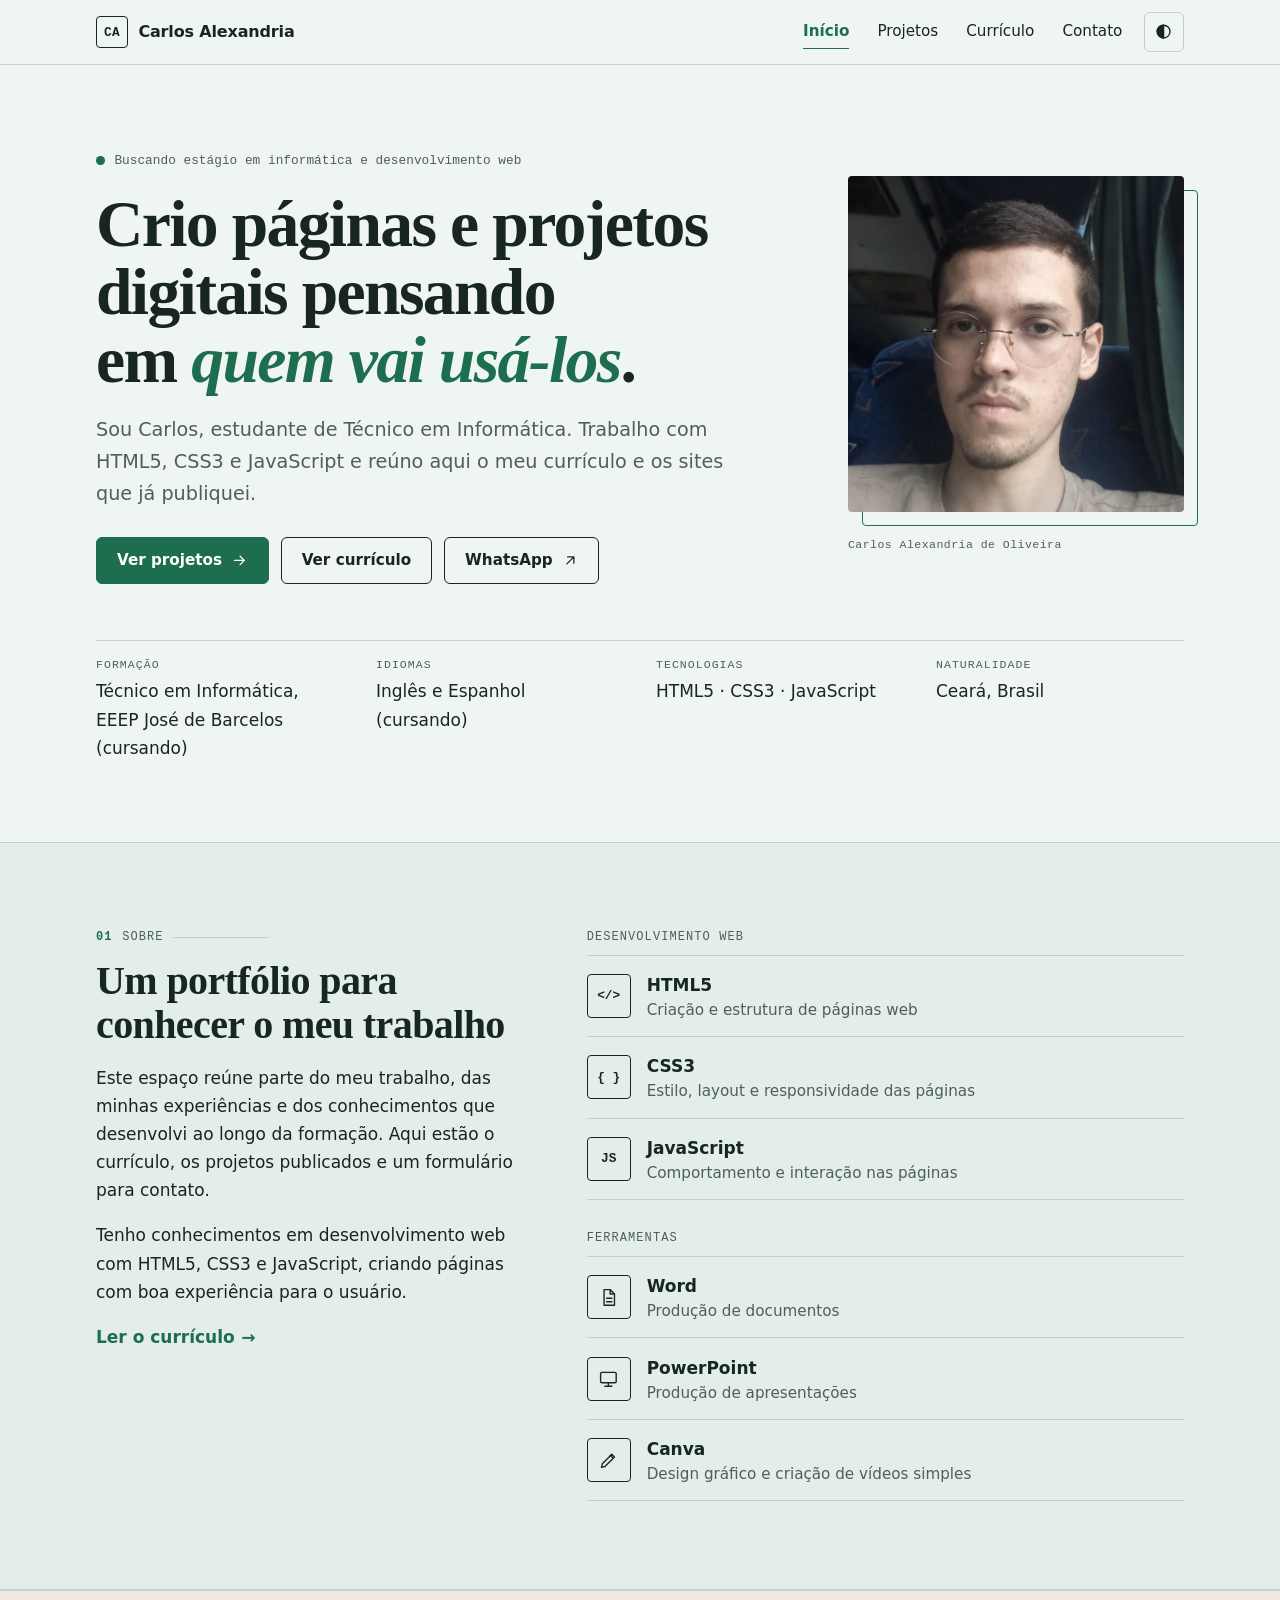
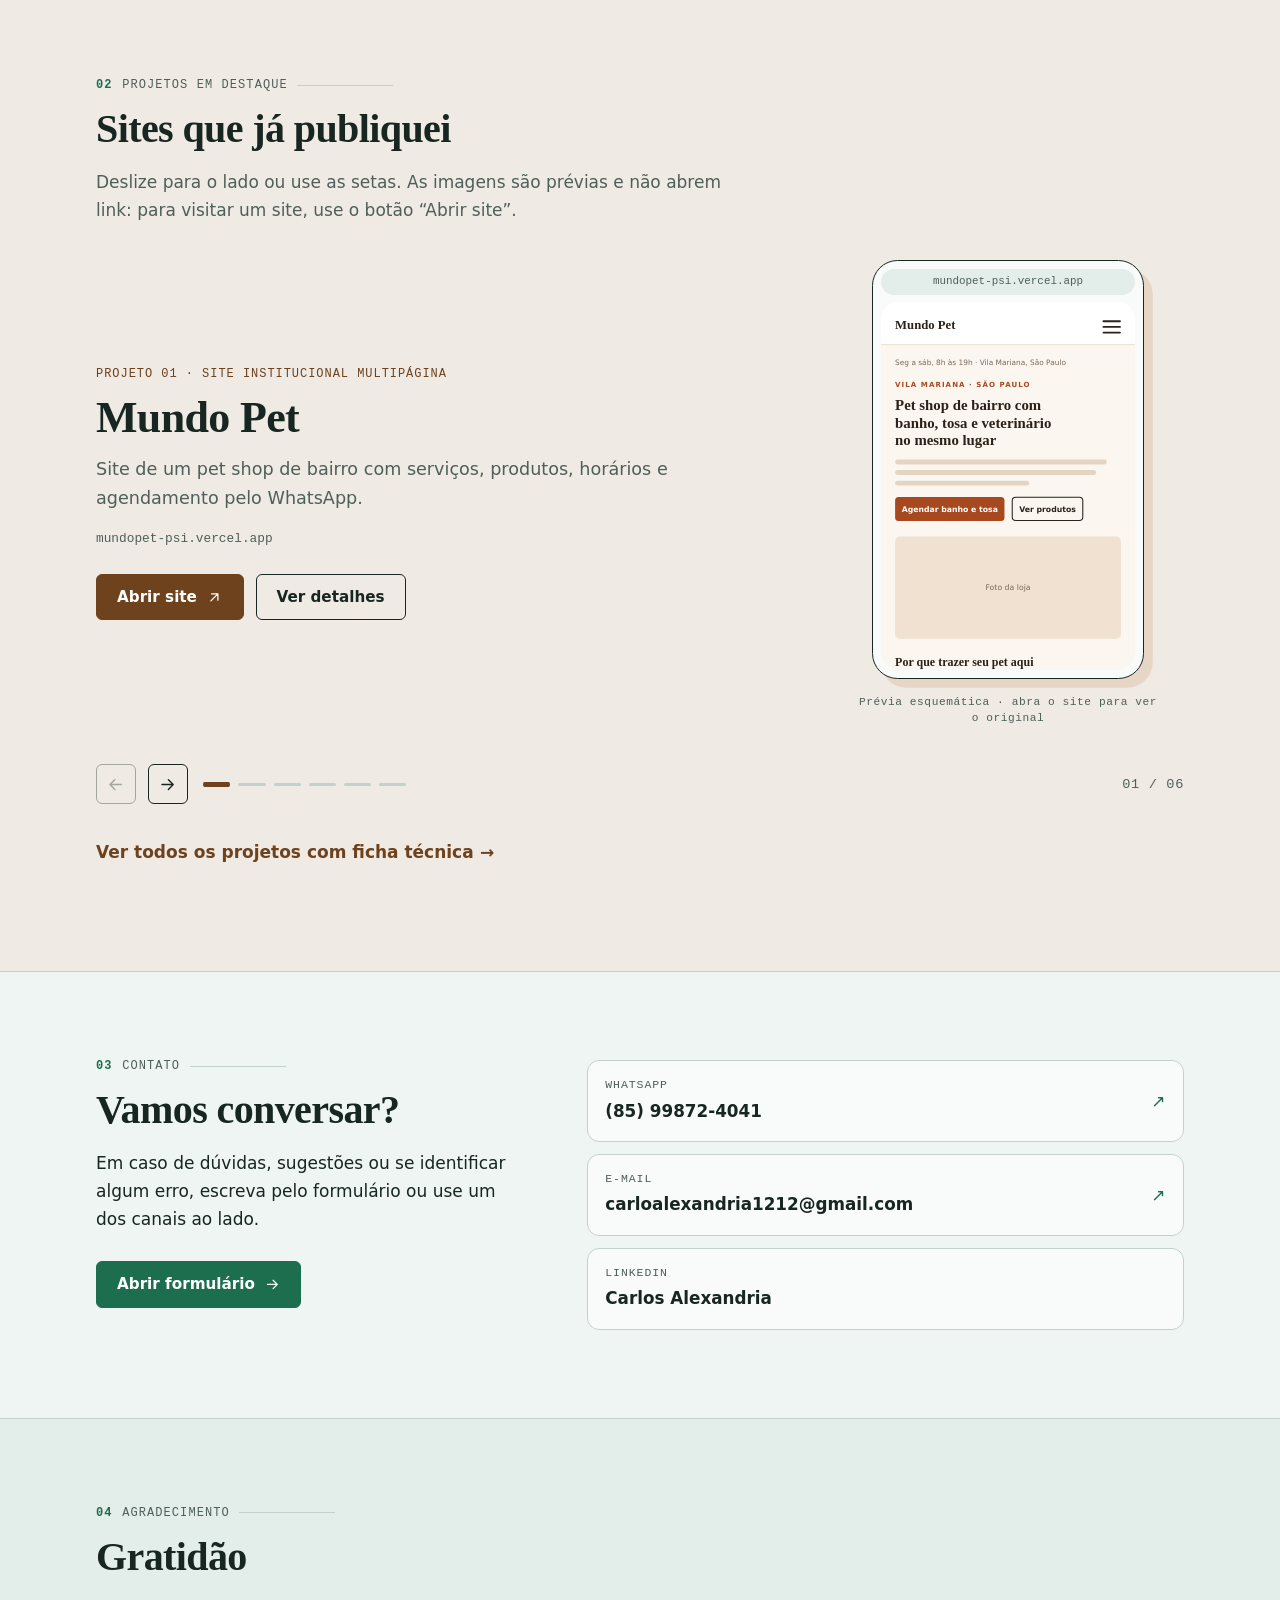
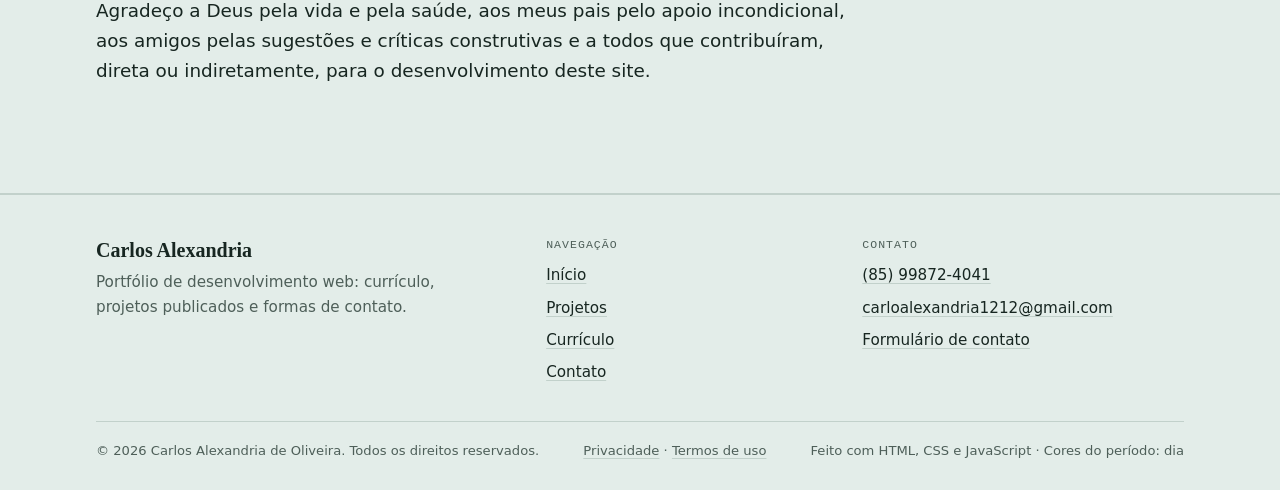
<file: index.html>
<!DOCTYPE html>
<html lang="pt-BR">
<head>
<meta charset="utf-8">
<meta name="viewport" content="width=device-width, initial-scale=1">
<title>Carlos Alexandria · Portfólio de desenvolvimento web</title>
<meta name="description" content="Portfólio de Carlos Alexandria, estudante de Técnico em Informática em busca de estágio em informática e desenvolvimento web. Currículo, projetos e contato.">
<meta name="theme-color" content="#f1f3f0">
<meta property="og:type" content="website">
<meta property="og:locale" content="pt_BR">
<meta property="og:title" content="Carlos Alexandria · Portfólio de desenvolvimento web">
<meta property="og:description" content="Portfólio de Carlos Alexandria, estudante de Técnico em Informática em busca de estágio em informática e desenvolvimento web. Currículo, projetos e contato.">
<link rel="icon" href="favicon.svg" type="image/svg+xml">
<link rel="stylesheet" href="tokens.css">
<link rel="stylesheet" href="estilo.css">
<link rel="stylesheet" href="impressao.css" media="print">
<script>
(function(){var d=document.documentElement;d.classList.add('js');try{var h=new Date().getHours();d.dataset.fase=h>=5&&h<11?'manha':h>=11&&h<16?'dia':h>=16&&h<19?'tarde':'noite';var t=localStorage.getItem('tema');if(t!=='claro'&&t!=='escuro')t='auto';d.dataset.tema=t;d.dataset.scheme=(t==='escuro'||(t==='auto'&&matchMedia('(prefers-color-scheme: dark)').matches))?'dark':'light';}catch(e){d.dataset.fase='dia';d.dataset.scheme='light';d.dataset.tema='auto';}})();
</script>
<script type="application/ld+json">
{"@context":"https://schema.org","@type":"Person","name":"Carlos Eduardo Alexandria de Oliveira","description":"Estudante de Técnico em Informática em busca de estágio em informática e desenvolvimento web.","sameAs":["https://www.youtube.com/@deslinguistimificando","https://www.instagram.com/carlosalexandria"]}
</script>
</head>
<body data-pagina="inicio">
<a class="skip-link" href="#conteudo">Pular para o conteúdo</a>
<div class="progresso" aria-hidden="true"></div>
<header class="topo">
  <div class="topo__in">
    <a class="marca" href="index.html" aria-label="Carlos Alexandria, página inicial">
      <span class="marca__sigla" aria-hidden="true">CA</span>
      <span class="marca__nome">Carlos Alexandria</span>
    </a>
    <button class="btn-icone menu-btn" id="menu-btn" type="button" aria-expanded="false" aria-controls="menu" aria-label="Abrir menu"><span class="menu-btn__barras" aria-hidden="true"></span></button>
    <nav class="nav" id="menu" aria-label="Principal">
      <ul><li><a href="index.html" data-pagina="inicio">Início</a></li><li><a href="projetos.html" data-pagina="projetos">Projetos</a></li><li><a href="curriculo.html" data-pagina="curriculo">Currículo</a></li><li><a href="contato.html" data-pagina="contato">Contato</a></li></ul>
    </nav>
    <button class="btn-icone tema-btn" id="tema-btn" type="button" aria-label="Tema: automático. Clique para alternar." title="Tema: automático. Clique para alternar."><svg class="i i-auto" viewBox="0 0 24 24" fill="none" stroke="currentColor" stroke-width="1.7" stroke-linecap="round" stroke-linejoin="round" aria-hidden="true"><circle cx="12" cy="12" r="8"/><path d="M12 4a8 8 0 0 0 0 16z" fill="currentColor"/></svg><svg class="i i-claro" viewBox="0 0 24 24" fill="none" stroke="currentColor" stroke-width="1.7" stroke-linecap="round" stroke-linejoin="round" aria-hidden="true"><circle cx="12" cy="12" r="4"/><path d="M12 3v2M12 19v2M3 12h2M19 12h2M5.6 5.6 7 7M17 17l1.4 1.4M5.6 18.4 7 17M17 7l1.4-1.4"/></svg><svg class="i i-escuro" viewBox="0 0 24 24" fill="none" stroke="currentColor" stroke-width="1.7" stroke-linecap="round" stroke-linejoin="round" aria-hidden="true"><path d="M20 14.5A8 8 0 1 1 9.5 4a6.5 6.5 0 0 0 10.5 10.5z"/></svg></button>
  </div>
</header>
<main id="conteudo">
<section class="hero">
  <div class="container">
    <div class="hero__grade">
      <div>
        <p class="hero__status" data-revelar>Buscando estágio em informática e desenvolvimento web</p>
        <h1 data-revelar="1">Crio páginas e projetos digitais pensando em <em>quem vai usá-los</em>.</h1>
        <p class="hero__lead" data-revelar="2">Sou Carlos, estudante de Técnico em Informática. Trabalho com HTML5, CSS3 e JavaScript e reúno aqui o meu currículo e os sites que já publiquei.</p>
        <div class="acoes" data-revelar="3">
          <a class="btn" href="projetos.html">Ver projetos <svg viewBox="0 0 24 24" fill="none" stroke="currentColor" stroke-width="1.8" stroke-linecap="round" stroke-linejoin="round" aria-hidden="true"><path d="M5 12h14M13 6l6 6-6 6"/></svg></a>
          <a class="btn btn--sec" href="curriculo.html">Ver currículo</a>
          <a class="btn btn--sec" href="https://wa.me/5585998724041?text=Ol%C3%A1%2C%20Carlos%21%20Vi%20o%20seu%20portf%C3%B3lio%20e%20gostaria%20de%20conversar." data-href="whatsapp">WhatsApp <svg class="seta" viewBox="0 0 24 24" fill="none" stroke="currentColor" stroke-width="1.8" stroke-linecap="round" stroke-linejoin="round" aria-hidden="true"><path d="M7 17 17 7M8 7h9v9"/></svg><span class="sr-only"> (abre em nova aba)</span></a>
        </div>
      </div>
      <figure class="retrato" data-revelar="2">
        <div class="retrato__foto"><img src="carlos.webp" width="720" height="720" alt="Retrato de Carlos Alexandria" decoding="async"></div>
        <figcaption>Carlos Alexandria de Oliveira</figcaption>
      </figure>
    </div>
    <dl class="dados" data-revelar>
      <div><dt>Formação</dt><dd>Técnico em Informática, EEEP José de Barcelos (cursando)</dd></div>
      <div><dt>Idiomas</dt><dd>Inglês e Espanhol (cursando)</dd></div>
      <div><dt>Tecnologias</dt><dd>HTML5 · CSS3 · JavaScript</dd></div>
      <div><dt>Naturalidade</dt><dd>Ceará, Brasil</dd></div>
    </dl>
  </div>
</section>

<section class="secao secao--alt" aria-labelledby="t-sobre">
  <div class="container duas-colunas">
    <div data-revelar>
      <p class="rotulo"><b>01</b> Sobre</p>
      <h2 class="secao__titulo" id="t-sobre">Um portfólio para conhecer o meu trabalho</h2>
      <p>Este espaço reúne parte do meu trabalho, das minhas experiências e dos conhecimentos que desenvolvi ao longo da formação. Aqui estão o currículo, os projetos publicados e um formulário para contato.</p>
      <p>Tenho conhecimentos em desenvolvimento web com HTML5, CSS3 e JavaScript, criando páginas com boa experiência para o usuário.</p>
      <p><a class="link-seta" href="curriculo.html">Ler o currículo</a></p>
    </div>
    <div data-revelar="2">
      <p class="tec-grupo">Desenvolvimento web</p>
      <ul class="tec">
        <li><span class="tec__ico" aria-hidden="true">&lt;/&gt;</span><span><span class="tec__nome">HTML5</span><span class="tec__uso">Criação e estrutura de páginas web</span></span></li>
        <li><span class="tec__ico" aria-hidden="true">{&nbsp;}</span><span><span class="tec__nome">CSS3</span><span class="tec__uso">Estilo, layout e responsividade das páginas</span></span></li>
        <li><span class="tec__ico" aria-hidden="true">JS</span><span><span class="tec__nome">JavaScript</span><span class="tec__uso">Comportamento e interação nas páginas</span></span></li>
      </ul>
      <p class="tec-grupo">Ferramentas</p>
      <ul class="tec">
        <li><span class="tec__ico" aria-hidden="true"><svg viewBox="0 0 24 24" fill="none" stroke="currentColor" stroke-width="1.6" stroke-linecap="round" stroke-linejoin="round" aria-hidden="true"><path d="M7 3h7l5 5v13H7z"/><path d="M14 3v5h5M10 13h6M10 17h6"/></svg></span><span><span class="tec__nome">Word</span><span class="tec__uso">Produção de documentos</span></span></li>
        <li><span class="tec__ico" aria-hidden="true"><svg viewBox="0 0 24 24" fill="none" stroke="currentColor" stroke-width="1.6" stroke-linecap="round" stroke-linejoin="round" aria-hidden="true"><rect x="3" y="5" width="18" height="12" rx="1.5"/><path d="M12 17v4M8 21h8"/></svg></span><span><span class="tec__nome">PowerPoint</span><span class="tec__uso">Produção de apresentações</span></span></li>
        <li><span class="tec__ico" aria-hidden="true"><svg viewBox="0 0 24 24" fill="none" stroke="currentColor" stroke-width="1.6" stroke-linecap="round" stroke-linejoin="round" aria-hidden="true"><path d="M4 20l4-1 11-11-3-3L5 16z"/><path d="M14 6l3 3"/></svg></span><span><span class="tec__nome">Canva</span><span class="tec__uso">Design gráfico e criação de vídeos simples</span></span></li>
      </ul>
    </div>
  </div>
</section>

<section class="destaques secao" id="projetos-destaque" aria-labelledby="t-destaques">
  <div class="container">
    <p class="rotulo" data-revelar><b>02</b> Projetos em destaque</p>
    <h2 class="secao__titulo" id="t-destaques" data-revelar="1">Sites que já publiquei</h2>
    <p class="secao__intro" data-revelar="2">Deslize para o lado ou use as setas. As imagens são prévias e não abrem link: para visitar um site, use o botão “Abrir site”.</p>
    <div class="slider" data-slider style="margin-top:2.25rem">
      <div class="slider__pista" tabindex="0" role="region" aria-roledescription="carrossel" aria-label="Projetos em destaque"></div>
      <div class="slider__controles">
        <button class="btn-icone slider__btn" type="button" data-ant aria-label="Projeto anterior"><svg viewBox="0 0 24 24" fill="none" stroke="currentColor" stroke-width="1.8" stroke-linecap="round" stroke-linejoin="round" aria-hidden="true"><path d="M19 12H5M11 6l-6 6 6 6"/></svg></button>
        <button class="btn-icone slider__btn" type="button" data-prox aria-label="Próximo projeto"><svg viewBox="0 0 24 24" fill="none" stroke="currentColor" stroke-width="1.8" stroke-linecap="round" stroke-linejoin="round" aria-hidden="true"><path d="M5 12h14M13 6l6 6-6 6"/></svg></button>
        <div class="slider__pontos"></div>
        <span class="slider__contador" aria-live="polite"></span>
      </div>
    </div>
    <noscript><p>Ative o JavaScript para ver os slides ou acesse a <a href="projetos.html">página de projetos</a>.</p></noscript>
    <p style="margin-top:2rem"><a class="link-seta" href="projetos.html">Ver todos os projetos com ficha técnica</a></p>
  </div>
</section>

<section class="secao" aria-labelledby="t-contato">
  <div class="container duas-colunas">
    <div data-revelar>
      <p class="rotulo"><b>03</b> Contato</p>
      <h2 class="secao__titulo" id="t-contato">Vamos conversar?</h2>
      <p>Em caso de dúvidas, sugestões ou se identificar algum erro, escreva pelo formulário ou use um dos canais ao lado.</p>
      <div class="acoes"><a class="btn" href="contato.html">Abrir formulário <svg viewBox="0 0 24 24" fill="none" stroke="currentColor" stroke-width="1.8" stroke-linecap="round" stroke-linejoin="round" aria-hidden="true"><path d="M5 12h14M13 6l6 6-6 6"/></svg></a></div>
    </div>
    <ul class="canais" data-revelar="2">
      <li><a class="canal" href="https://wa.me/5585998724041?text=Ol%C3%A1%2C%20Carlos%21%20Vi%20o%20seu%20portf%C3%B3lio%20e%20gostaria%20de%20conversar." data-href="whatsapp"><span class="canal__rotulo">WhatsApp</span><span class="canal__valor" data-bind="telefone">(85) 99872-4041</span><span class="canal__seta" aria-hidden="true">↗</span></a></li>
      <li><a class="canal" href="mailto:carloalexandria1212@gmail.com" data-href="email"><span class="canal__rotulo">E-mail</span><span class="canal__valor" data-bind="email">carloalexandria1212@gmail.com</span><span class="canal__seta" aria-hidden="true">↗</span></a></li>
      <li><a class="canal" data-href="linkedin"><span class="canal__rotulo">LinkedIn</span><span class="canal__valor" data-bind="linkedin">Carlos Alexandria</span><span class="canal__seta" aria-hidden="true">↗</span></a></li>
    </ul>
  </div>
</section>

<section class="secao secao--alt" aria-labelledby="t-agradecimento">
  <div class="container">
    <div data-revelar>
      <p class="rotulo"><b>04</b> Agradecimento</p>
      <h2 class="secao__titulo" id="t-agradecimento">Gratidão</h2>
      <p style="font-size:1.15rem">Agradeço a Deus pela vida e pela saúde, aos meus pais pelo apoio incondicional, aos amigos pelas sugestões e críticas construtivas e a todos que contribuíram, direta ou indiretamente, para o desenvolvimento deste site.</p>
    </div>
  </div>
</section>
</main>
<footer class="rodape">
  <div class="container">
    <div class="rodape__grade">
      <div>
        <p class="rodape__nome">Carlos Alexandria</p>
        <p>Portfólio de desenvolvimento web: currículo, projetos publicados e formas de contato.</p>
      </div>
      <nav aria-label="Rodapé">
        <h2>Navegação</h2>
        <ul>
          <li><a href="index.html">Início</a></li>
          <li><a href="projetos.html">Projetos</a></li>
          <li><a href="curriculo.html">Currículo</a></li>
          <li><a href="contato.html">Contato</a></li>
        </ul>
      </nav>
      <div>
        <h2>Contato</h2>
        <ul>
          <li><a href="https://wa.me/5585998724041?text=Ol%C3%A1%2C%20Carlos%21%20Vi%20o%20seu%20portf%C3%B3lio%20e%20gostaria%20de%20conversar." data-href="whatsapp" data-bind="telefone">(85) 99872-4041</a></li>
          <li><a href="mailto:carloalexandria1212@gmail.com" data-href="email" data-bind="email">carloalexandria1212@gmail.com</a></li>
          <li><a href="contato.html">Formulário de contato</a></li>
        </ul>
      </div>
    </div>
    <div class="rodape__fim">
      <p>© <span data-ano>2026</span> Carlos Alexandria de Oliveira. Todos os direitos reservados.</p>
      <p><a href="privacidade.html">Privacidade</a> · <a href="termos.html">Termos de uso</a></p>
      <p>Feito com HTML, CSS e JavaScript · Cores do período: <span data-fase-rotulo>dia</span></p>
    </div>
  </div>
</footer>
<script src="dados.js" defer></script>
<script src="render.js" defer></script>
<script src="app.js" defer></script>
<script src="slider.js" defer></script>
</body>
</html>
</file>
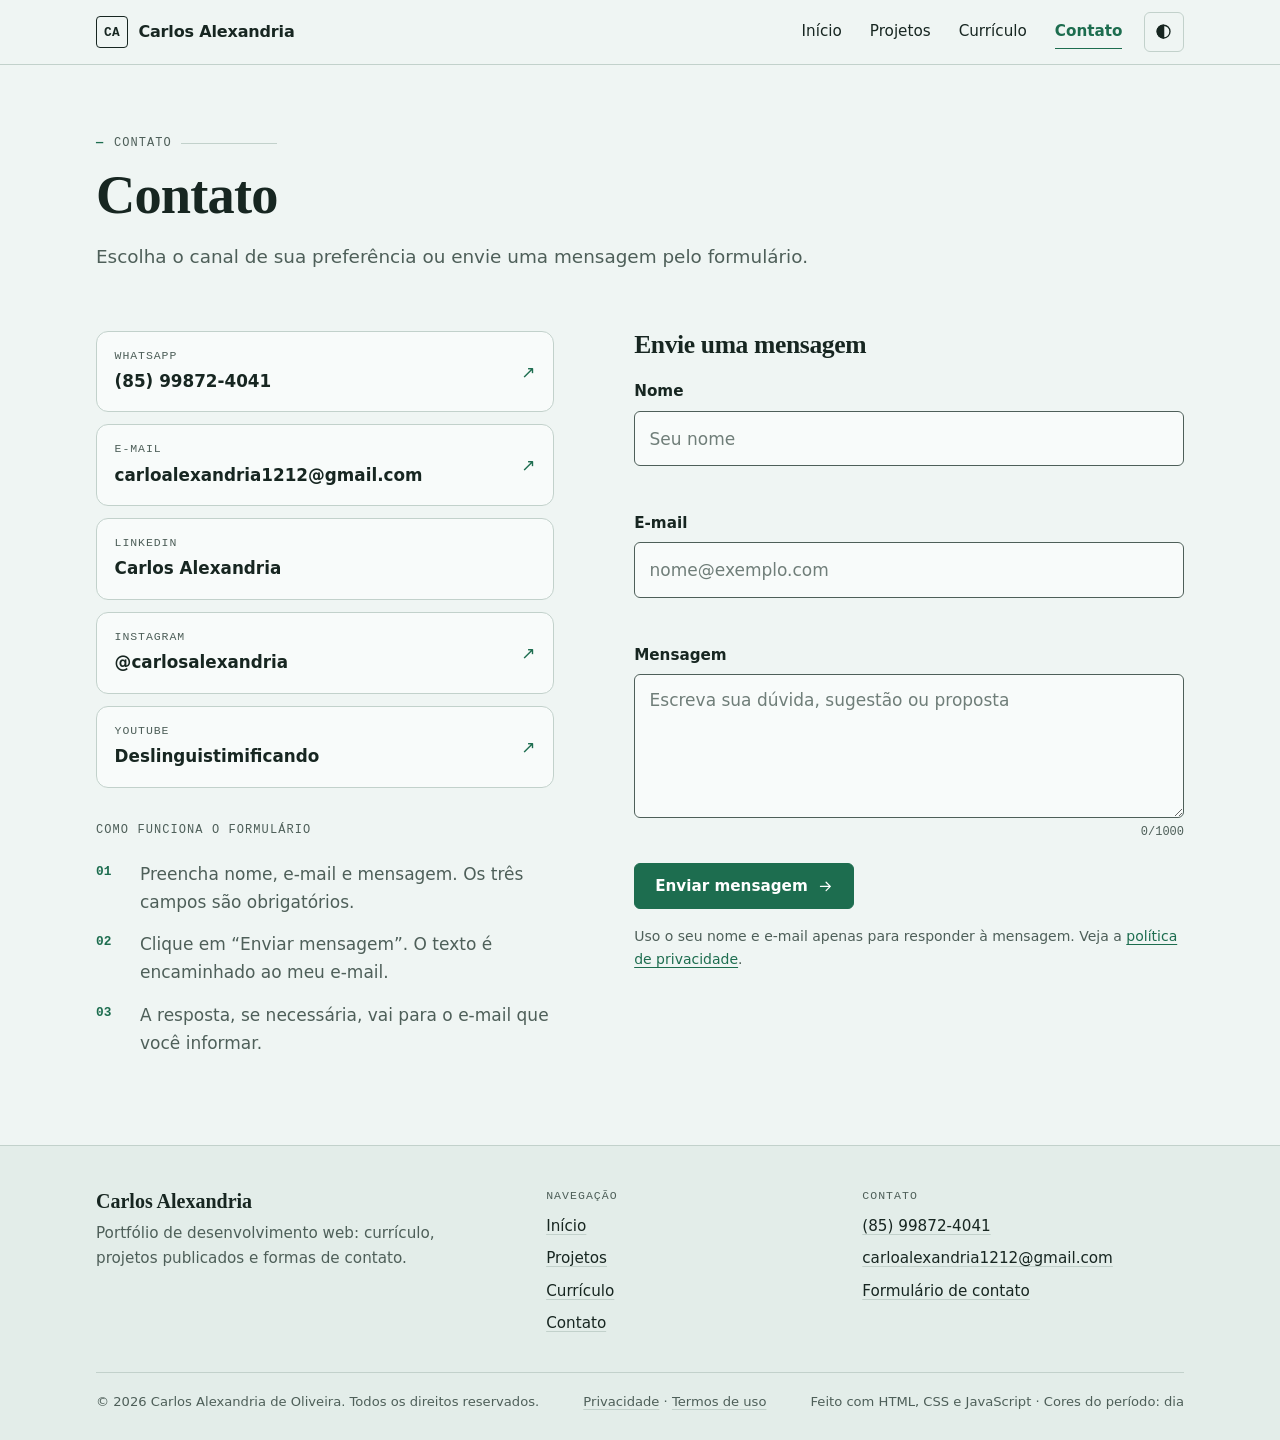
<file: contato.html>
<!DOCTYPE html>
<html lang="pt-BR">
<head>
<meta charset="utf-8">
<meta name="viewport" content="width=device-width, initial-scale=1">
<title>Contato · Carlos Alexandria</title>
<meta name="description" content="Fale com Carlos Alexandria pelo WhatsApp, e-mail ou formulário de contato.">
<meta name="theme-color" content="#f1f3f0">
<meta property="og:type" content="website">
<meta property="og:locale" content="pt_BR">
<meta property="og:title" content="Contato · Carlos Alexandria">
<meta property="og:description" content="Fale com Carlos Alexandria pelo WhatsApp, e-mail ou formulário de contato.">
<link rel="icon" href="favicon.svg" type="image/svg+xml">
<link rel="stylesheet" href="tokens.css">
<link rel="stylesheet" href="estilo.css">
<link rel="stylesheet" href="impressao.css" media="print">
<script>
(function(){var d=document.documentElement;d.classList.add('js');try{var h=new Date().getHours();d.dataset.fase=h>=5&&h<11?'manha':h>=11&&h<16?'dia':h>=16&&h<19?'tarde':'noite';var t=localStorage.getItem('tema');if(t!=='claro'&&t!=='escuro')t='auto';d.dataset.tema=t;d.dataset.scheme=(t==='escuro'||(t==='auto'&&matchMedia('(prefers-color-scheme: dark)').matches))?'dark':'light';}catch(e){d.dataset.fase='dia';d.dataset.scheme='light';d.dataset.tema='auto';}})();
</script>
</head>
<body data-pagina="contato">
<a class="skip-link" href="#conteudo">Pular para o conteúdo</a>
<div class="progresso" aria-hidden="true"></div>
<header class="topo">
  <div class="topo__in">
    <a class="marca" href="index.html" aria-label="Carlos Alexandria, página inicial">
      <span class="marca__sigla" aria-hidden="true">CA</span>
      <span class="marca__nome">Carlos Alexandria</span>
    </a>
    <button class="btn-icone menu-btn" id="menu-btn" type="button" aria-expanded="false" aria-controls="menu" aria-label="Abrir menu"><span class="menu-btn__barras" aria-hidden="true"></span></button>
    <nav class="nav" id="menu" aria-label="Principal">
      <ul><li><a href="index.html" data-pagina="inicio">Início</a></li><li><a href="projetos.html" data-pagina="projetos">Projetos</a></li><li><a href="curriculo.html" data-pagina="curriculo">Currículo</a></li><li><a href="contato.html" data-pagina="contato">Contato</a></li></ul>
    </nav>
    <button class="btn-icone tema-btn" id="tema-btn" type="button" aria-label="Tema: automático. Clique para alternar." title="Tema: automático. Clique para alternar."><svg class="i i-auto" viewBox="0 0 24 24" fill="none" stroke="currentColor" stroke-width="1.7" stroke-linecap="round" stroke-linejoin="round" aria-hidden="true"><circle cx="12" cy="12" r="8"/><path d="M12 4a8 8 0 0 0 0 16z" fill="currentColor"/></svg><svg class="i i-claro" viewBox="0 0 24 24" fill="none" stroke="currentColor" stroke-width="1.7" stroke-linecap="round" stroke-linejoin="round" aria-hidden="true"><circle cx="12" cy="12" r="4"/><path d="M12 3v2M12 19v2M3 12h2M19 12h2M5.6 5.6 7 7M17 17l1.4 1.4M5.6 18.4 7 17M17 7l1.4-1.4"/></svg><svg class="i i-escuro" viewBox="0 0 24 24" fill="none" stroke="currentColor" stroke-width="1.7" stroke-linecap="round" stroke-linejoin="round" aria-hidden="true"><path d="M20 14.5A8 8 0 1 1 9.5 4a6.5 6.5 0 0 0 10.5 10.5z"/></svg></button>
  </div>
</header>
<main id="conteudo">
<section class="cabecalho-pagina">
  <div class="container">
    <p class="rotulo"><b>—</b> Contato</p>
    <h1>Contato</h1>
    <p>Escolha o canal de sua preferência ou envie uma mensagem pelo formulário.</p>
  </div>
</section>
<section class="secao" style="padding-top:0">
  <div class="container contato-grade">
    <div data-revelar>
      <ul class="canais">
        <li><a class="canal" href="https://wa.me/5585998724041?text=Ol%C3%A1%2C%20Carlos%21%20Vi%20o%20seu%20portf%C3%B3lio%20e%20gostaria%20de%20conversar." data-href="whatsapp"><span class="canal__rotulo">WhatsApp</span><span class="canal__valor" data-bind="telefone">(85) 99872-4041</span><span class="canal__seta" aria-hidden="true">↗</span></a></li>
        <li><a class="canal" href="mailto:carloalexandria1212@gmail.com" data-href="email"><span class="canal__rotulo">E-mail</span><span class="canal__valor" data-bind="email">carloalexandria1212@gmail.com</span><span class="canal__seta" aria-hidden="true">↗</span></a></li>
        <li><a class="canal" data-href="linkedin"><span class="canal__rotulo">LinkedIn</span><span class="canal__valor" data-bind="linkedin">Carlos Alexandria</span><span class="canal__seta" aria-hidden="true">↗</span></a></li>
        <li><a class="canal" href="https://www.instagram.com/carlosalexandria" data-href="instagram"><span class="canal__rotulo">Instagram</span><span class="canal__valor" data-bind="instagram">@carlosalexandria</span><span class="canal__seta" aria-hidden="true">↗</span></a></li>
        <li><a class="canal" href="https://www.youtube.com/@deslinguistimificando" data-href="youtube"><span class="canal__rotulo">YouTube</span><span class="canal__valor" data-bind="youtube">Deslinguistimificando</span><span class="canal__seta" aria-hidden="true">↗</span></a></li>
      </ul>
      <p class="tec-grupo" style="margin-top:2.25rem">Como funciona o formulário</p>
      <ol class="passos">
        <li>Preencha nome, e-mail e mensagem. Os três campos são obrigatórios.</li>
        <li>Clique em “Enviar mensagem”. O texto é encaminhado ao meu e-mail.</li>
        <li>A resposta, se necessária, vai para o e-mail que você informar.</li>
      </ol>
    </div>
    <div data-revelar="2">
      <h2 style="font-size:1.6rem;margin-bottom:1.25rem">Envie uma mensagem</h2>
      <form class="form" id="form-contato" action="https://formsubmit.co/carloalexandria1212@gmail.com" method="post">
        <div class="campo">
          <label for="nome">Nome</label>
          <input id="nome" name="name" type="text" autocomplete="name" placeholder="Seu nome" required minlength="2" aria-describedby="erro-name">
          <p class="campo__erro" id="erro-name" aria-live="polite"></p>
        </div>
        <div class="campo">
          <label for="email">E-mail</label>
          <input id="email" name="email" type="email" autocomplete="email" inputmode="email" placeholder="nome@exemplo.com" required aria-describedby="erro-email">
          <p class="campo__erro" id="erro-email" aria-live="polite"></p>
        </div>
        <div class="campo">
          <label for="mensagem">Mensagem</label>
          <textarea id="mensagem" name="message" placeholder="Escreva sua dúvida, sugestão ou proposta" required minlength="10" maxlength="1000" aria-describedby="erro-message"></textarea>
          <div class="campo__linha">
            <p class="campo__erro" id="erro-message" aria-live="polite"></p>
            <span class="campo__contador" data-contador>0/1000</span>
          </div>
        </div>
        <input type="hidden" name="_subject" value="Contato pelo portfólio">
        <input type="hidden" name="_template" value="table">
        <input type="hidden" name="_next" value="">
        <input type="text" name="_honey" class="honey" tabindex="-1" autocomplete="off" aria-hidden="true">
        <button class="btn" type="submit">Enviar mensagem <svg viewBox="0 0 24 24" fill="none" stroke="currentColor" stroke-width="1.8" stroke-linecap="round" stroke-linejoin="round" aria-hidden="true"><path d="M5 12h14M13 6l6 6-6 6"/></svg></button>
        <p class="form__nota">Uso o seu nome e e-mail apenas para responder à mensagem. Veja a <a href="privacidade.html">política de privacidade</a>.</p>
      </form>
    </div>
  </div>
</section>
</main>
<footer class="rodape">
  <div class="container">
    <div class="rodape__grade">
      <div>
        <p class="rodape__nome">Carlos Alexandria</p>
        <p>Portfólio de desenvolvimento web: currículo, projetos publicados e formas de contato.</p>
      </div>
      <nav aria-label="Rodapé">
        <h2>Navegação</h2>
        <ul>
          <li><a href="index.html">Início</a></li>
          <li><a href="projetos.html">Projetos</a></li>
          <li><a href="curriculo.html">Currículo</a></li>
          <li><a href="contato.html">Contato</a></li>
        </ul>
      </nav>
      <div>
        <h2>Contato</h2>
        <ul>
          <li><a href="https://wa.me/5585998724041?text=Ol%C3%A1%2C%20Carlos%21%20Vi%20o%20seu%20portf%C3%B3lio%20e%20gostaria%20de%20conversar." data-href="whatsapp" data-bind="telefone">(85) 99872-4041</a></li>
          <li><a href="mailto:carloalexandria1212@gmail.com" data-href="email" data-bind="email">carloalexandria1212@gmail.com</a></li>
          <li><a href="contato.html">Formulário de contato</a></li>
        </ul>
      </div>
    </div>
    <div class="rodape__fim">
      <p>© <span data-ano>2026</span> Carlos Alexandria de Oliveira. Todos os direitos reservados.</p>
      <p><a href="privacidade.html">Privacidade</a> · <a href="termos.html">Termos de uso</a></p>
      <p>Feito com HTML, CSS e JavaScript · Cores do período: <span data-fase-rotulo>dia</span></p>
    </div>
  </div>
</footer>
<script src="dados.js" defer></script>
<script src="render.js" defer></script>
<script src="app.js" defer></script>
<script src="formulario.js" defer></script>
</body>
</html>
</file>
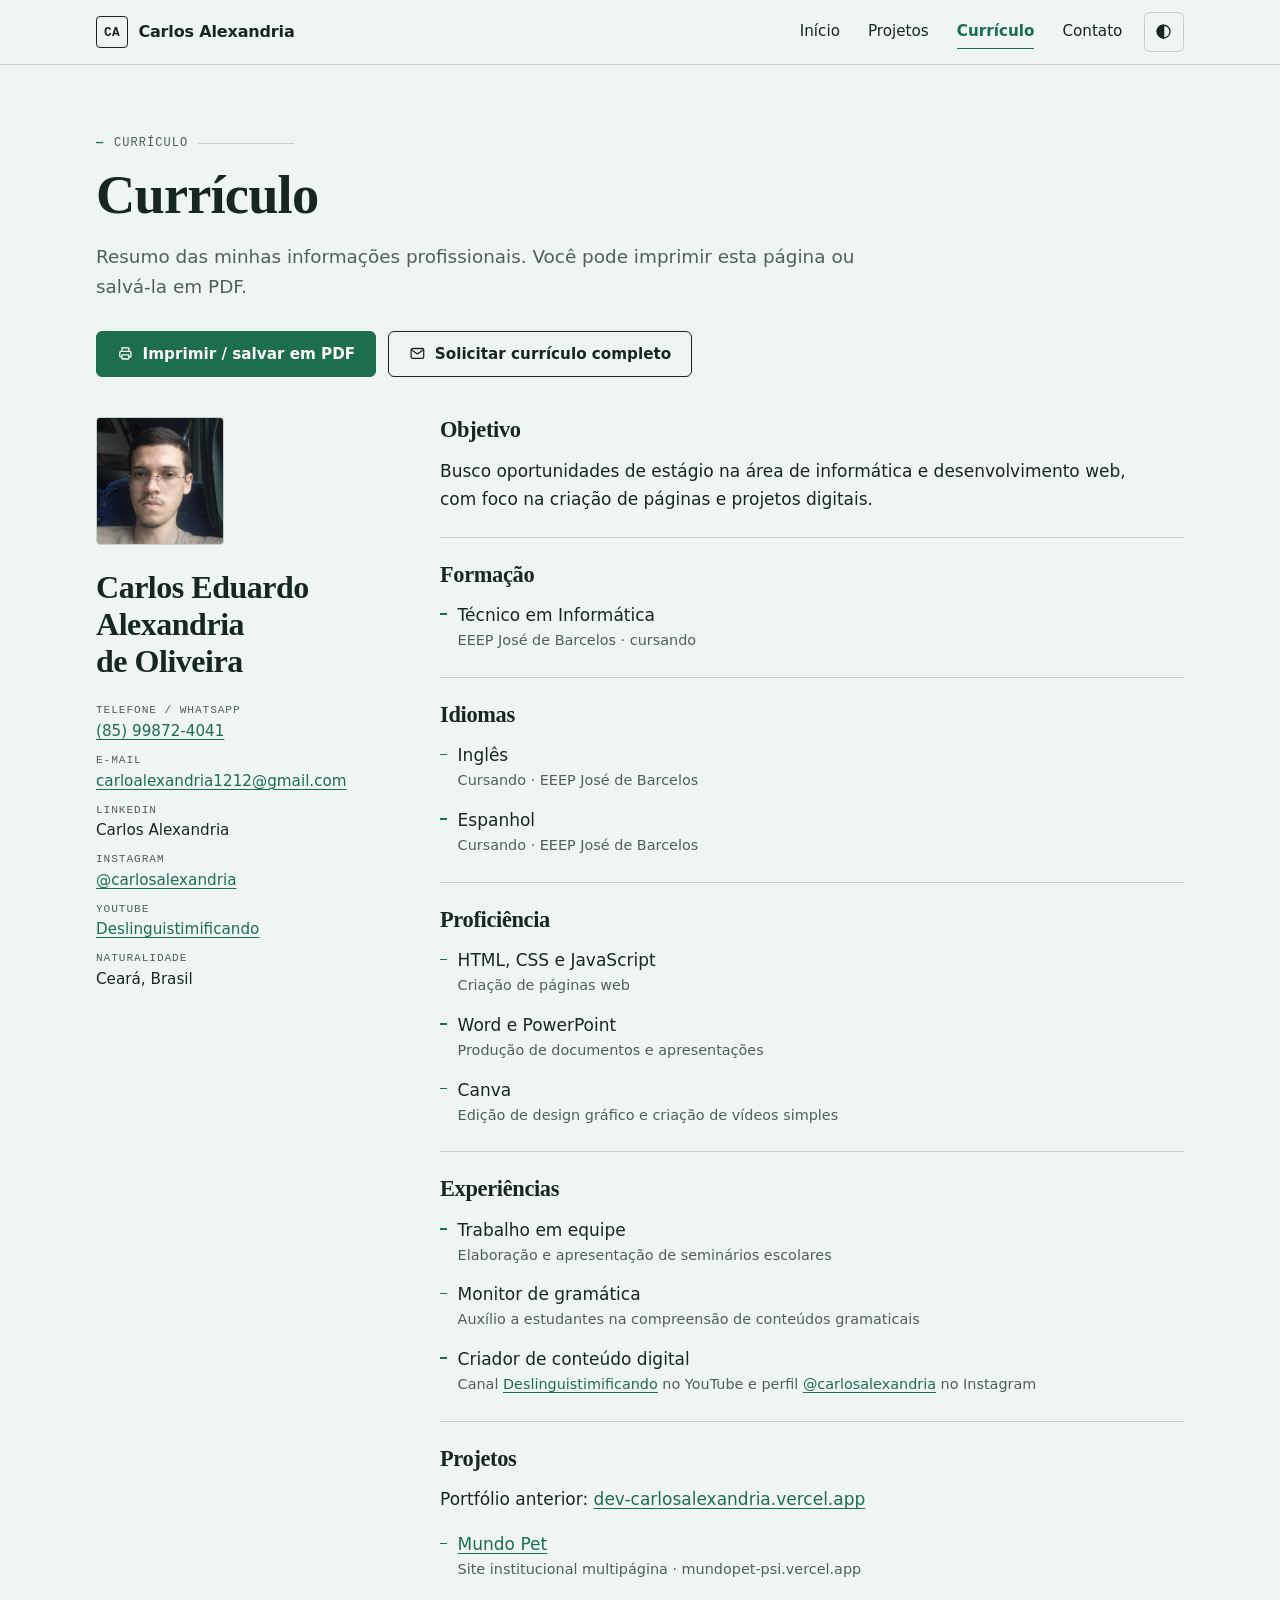
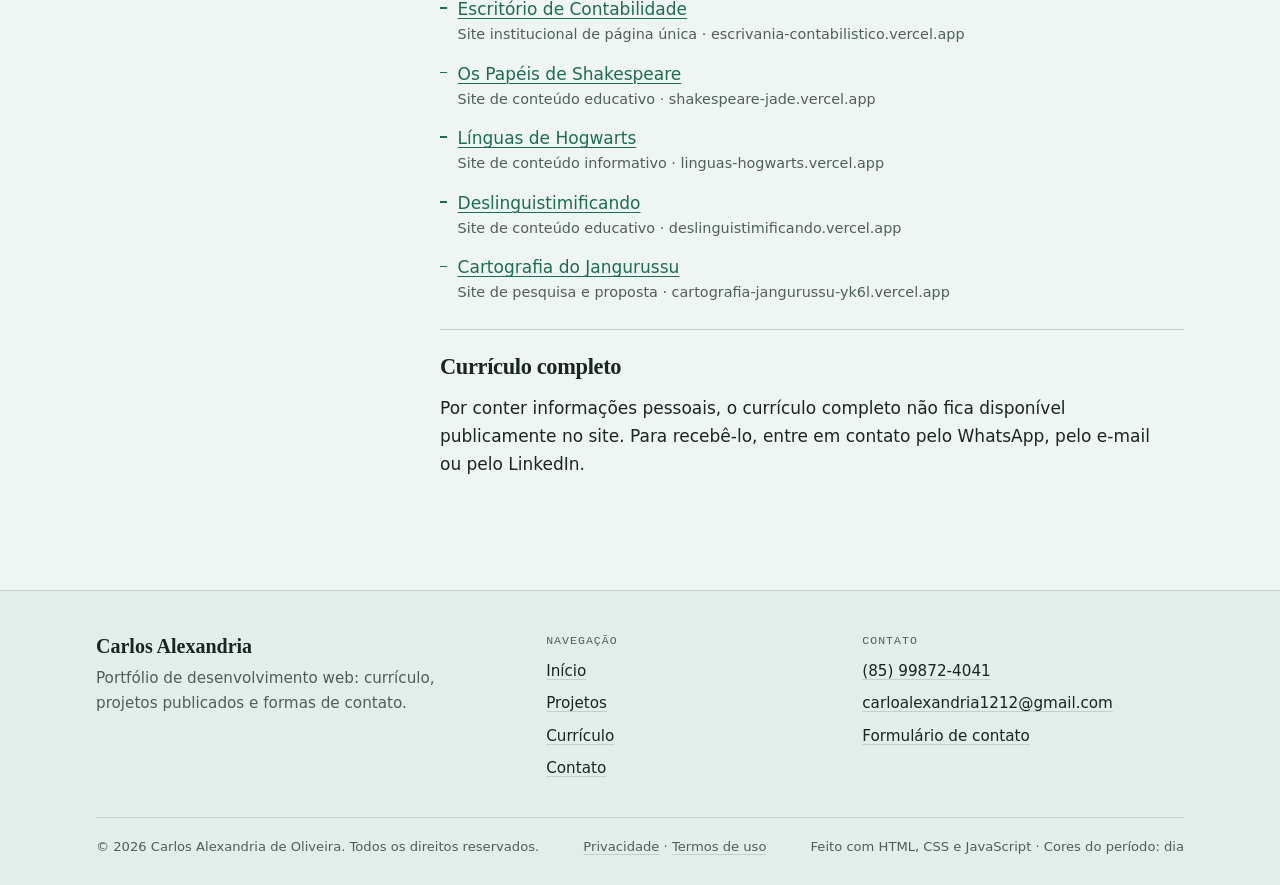
<file: curriculo.html>
<!DOCTYPE html>
<html lang="pt-BR">
<head>
<meta charset="utf-8">
<meta name="viewport" content="width=device-width, initial-scale=1">
<title>Currículo · Carlos Alexandria</title>
<meta name="description" content="Currículo de Carlos Eduardo Alexandria de Oliveira: objetivo, formação, idiomas, proficiência, experiências e projetos. Imprima ou salve em PDF.">
<meta name="theme-color" content="#f1f3f0">
<meta property="og:type" content="website">
<meta property="og:locale" content="pt_BR">
<meta property="og:title" content="Currículo · Carlos Alexandria">
<meta property="og:description" content="Currículo de Carlos Eduardo Alexandria de Oliveira: objetivo, formação, idiomas, proficiência, experiências e projetos. Imprima ou salve em PDF.">
<link rel="icon" href="favicon.svg" type="image/svg+xml">
<link rel="stylesheet" href="tokens.css">
<link rel="stylesheet" href="estilo.css">
<link rel="stylesheet" href="impressao.css" media="print">
<script>
(function(){var d=document.documentElement;d.classList.add('js');try{var h=new Date().getHours();d.dataset.fase=h>=5&&h<11?'manha':h>=11&&h<16?'dia':h>=16&&h<19?'tarde':'noite';var t=localStorage.getItem('tema');if(t!=='claro'&&t!=='escuro')t='auto';d.dataset.tema=t;d.dataset.scheme=(t==='escuro'||(t==='auto'&&matchMedia('(prefers-color-scheme: dark)').matches))?'dark':'light';}catch(e){d.dataset.fase='dia';d.dataset.scheme='light';d.dataset.tema='auto';}})();
</script>
</head>
<body data-pagina="curriculo">
<a class="skip-link" href="#conteudo">Pular para o conteúdo</a>
<div class="progresso" aria-hidden="true"></div>
<header class="topo">
  <div class="topo__in">
    <a class="marca" href="index.html" aria-label="Carlos Alexandria, página inicial">
      <span class="marca__sigla" aria-hidden="true">CA</span>
      <span class="marca__nome">Carlos Alexandria</span>
    </a>
    <button class="btn-icone menu-btn" id="menu-btn" type="button" aria-expanded="false" aria-controls="menu" aria-label="Abrir menu"><span class="menu-btn__barras" aria-hidden="true"></span></button>
    <nav class="nav" id="menu" aria-label="Principal">
      <ul><li><a href="index.html" data-pagina="inicio">Início</a></li><li><a href="projetos.html" data-pagina="projetos">Projetos</a></li><li><a href="curriculo.html" data-pagina="curriculo">Currículo</a></li><li><a href="contato.html" data-pagina="contato">Contato</a></li></ul>
    </nav>
    <button class="btn-icone tema-btn" id="tema-btn" type="button" aria-label="Tema: automático. Clique para alternar." title="Tema: automático. Clique para alternar."><svg class="i i-auto" viewBox="0 0 24 24" fill="none" stroke="currentColor" stroke-width="1.7" stroke-linecap="round" stroke-linejoin="round" aria-hidden="true"><circle cx="12" cy="12" r="8"/><path d="M12 4a8 8 0 0 0 0 16z" fill="currentColor"/></svg><svg class="i i-claro" viewBox="0 0 24 24" fill="none" stroke="currentColor" stroke-width="1.7" stroke-linecap="round" stroke-linejoin="round" aria-hidden="true"><circle cx="12" cy="12" r="4"/><path d="M12 3v2M12 19v2M3 12h2M19 12h2M5.6 5.6 7 7M17 17l1.4 1.4M5.6 18.4 7 17M17 7l1.4-1.4"/></svg><svg class="i i-escuro" viewBox="0 0 24 24" fill="none" stroke="currentColor" stroke-width="1.7" stroke-linecap="round" stroke-linejoin="round" aria-hidden="true"><path d="M20 14.5A8 8 0 1 1 9.5 4a6.5 6.5 0 0 0 10.5 10.5z"/></svg></button>
  </div>
</header>
<main id="conteudo">
<section class="cabecalho-pagina nao-imprimir">
  <div class="container">
    <p class="rotulo"><b>—</b> Currículo</p>
    <h1>Currículo</h1>
    <p>Resumo das minhas informações profissionais. Você pode imprimir esta página ou salvá-la em PDF.</p>
    <div class="acoes">
      <button class="btn" type="button" data-imprimir><svg viewBox="0 0 24 24" fill="none" stroke="currentColor" stroke-width="1.8" stroke-linecap="round" stroke-linejoin="round" aria-hidden="true"><path d="M7 9V4h10v5M7 17H5a1 1 0 0 1-1-1v-5a2 2 0 0 1 2-2h12a2 2 0 0 1 2 2v5a1 1 0 0 1-1 1h-2"/><rect x="7" y="14" width="10" height="6" rx="1"/></svg> Imprimir / salvar em PDF</button>
      <a class="btn btn--sec" href="mailto:carloalexandria1212@gmail.com?subject=Solicita%C3%A7%C3%A3o%20de%20curr%C3%ADculo%20completo" data-href="emailCurriculo"><svg viewBox="0 0 24 24" fill="none" stroke="currentColor" stroke-width="1.8" stroke-linecap="round" stroke-linejoin="round" aria-hidden="true"><rect x="3" y="5" width="18" height="14" rx="2"/><path d="m4 7 8 6 8-6"/></svg> Solicitar currículo completo</a>
    </div>
  </div>
</section>
<section class="secao" style="padding-top:0">
  <div class="container">
    <div class="cv">
      <aside class="cv__lateral" data-revelar>
        <img class="cv__foto" src="carlos.webp" width="720" height="720" alt="Retrato de Carlos Alexandria" decoding="async">
        <h2 class="cv__nome">Carlos Eduardo Alexandria de Oliveira</h2>
        <ul class="cv__contatos">
          <li><span>Telefone / WhatsApp</span><a href="https://wa.me/5585998724041?text=Ol%C3%A1%2C%20Carlos%21%20Vi%20o%20seu%20portf%C3%B3lio%20e%20gostaria%20de%20conversar." data-href="whatsapp" data-bind="telefone">(85) 99872-4041</a></li>
          <li><span>E-mail</span><a href="mailto:carloalexandria1212@gmail.com" data-href="email" data-bind="email">carloalexandria1212@gmail.com</a></li>
          <li><span>LinkedIn</span><a data-href="linkedin" data-bind="linkedin">Carlos Alexandria</a></li>
          <li><span>Instagram</span><a href="https://www.instagram.com/carlosalexandria" data-href="instagram" data-bind="instagram">@carlosalexandria</a></li>
          <li><span>YouTube</span><a href="https://www.youtube.com/@deslinguistimificando" data-href="youtube" data-bind="youtube">Deslinguistimificando</a></li>
          <li><span>Naturalidade</span>Ceará, Brasil</li>
        </ul>
      </aside>
      <div>
        <section class="cv__bloco" data-revelar>
          <h2>Objetivo</h2>
          <p>Busco oportunidades de estágio na área de informática e desenvolvimento web, com foco na criação de páginas e projetos digitais.</p>
        </section>
        <section class="cv__bloco" data-revelar>
          <h2>Formação</h2>
          <ul><li>Técnico em Informática<small>EEEP José de Barcelos · cursando</small></li></ul>
        </section>
        <section class="cv__bloco" data-revelar>
          <h2>Idiomas</h2>
          <ul>
            <li>Inglês<small>Cursando · EEEP José de Barcelos</small></li>
            <li>Espanhol<small>Cursando · EEEP José de Barcelos</small></li>
          </ul>
        </section>
        <section class="cv__bloco" data-revelar>
          <h2>Proficiência</h2>
          <ul>
            <li>HTML, CSS e JavaScript<small>Criação de páginas web</small></li>
            <li>Word e PowerPoint<small>Produção de documentos e apresentações</small></li>
            <li>Canva<small>Edição de design gráfico e criação de vídeos simples</small></li>
          </ul>
        </section>
        <section class="cv__bloco" data-revelar>
          <h2>Experiências</h2>
          <ul>
            <li>Trabalho em equipe<small>Elaboração e apresentação de seminários escolares</small></li>
            <li>Monitor de gramática<small>Auxílio a estudantes na compreensão de conteúdos gramaticais</small></li>
            <li>Criador de conteúdo digital<small>Canal <a href="https://www.youtube.com/@deslinguistimificando" data-href="youtube" data-bind="youtube">Deslinguistimificando</a> no YouTube e perfil <a href="https://www.instagram.com/carlosalexandria" data-href="instagram" data-bind="instagram">@carlosalexandria</a> no Instagram</small></li>
          </ul>
        </section>
        <section class="cv__bloco" data-revelar>
          <h2>Projetos</h2>
          <p>Portfólio anterior: <a href="https://dev-carlosalexandria.vercel.app" data-href="portfolio" target="_blank" rel="noopener noreferrer">dev-carlosalexandria.vercel.app</a></p>
          <ul data-cv-projetos></ul>
        </section>
        <section class="cv__bloco" data-revelar>
          <h2>Currículo completo</h2>
          <p>Por conter informações pessoais, o currículo completo não fica disponível publicamente no site. Para recebê-lo, entre em contato pelo WhatsApp, pelo e-mail ou pelo LinkedIn.</p>
        </section>
      </div>
    </div>
  </div>
</section>
</main>
<footer class="rodape">
  <div class="container">
    <div class="rodape__grade">
      <div>
        <p class="rodape__nome">Carlos Alexandria</p>
        <p>Portfólio de desenvolvimento web: currículo, projetos publicados e formas de contato.</p>
      </div>
      <nav aria-label="Rodapé">
        <h2>Navegação</h2>
        <ul>
          <li><a href="index.html">Início</a></li>
          <li><a href="projetos.html">Projetos</a></li>
          <li><a href="curriculo.html">Currículo</a></li>
          <li><a href="contato.html">Contato</a></li>
        </ul>
      </nav>
      <div>
        <h2>Contato</h2>
        <ul>
          <li><a href="https://wa.me/5585998724041?text=Ol%C3%A1%2C%20Carlos%21%20Vi%20o%20seu%20portf%C3%B3lio%20e%20gostaria%20de%20conversar." data-href="whatsapp" data-bind="telefone">(85) 99872-4041</a></li>
          <li><a href="mailto:carloalexandria1212@gmail.com" data-href="email" data-bind="email">carloalexandria1212@gmail.com</a></li>
          <li><a href="contato.html">Formulário de contato</a></li>
        </ul>
      </div>
    </div>
    <div class="rodape__fim">
      <p>© <span data-ano>2026</span> Carlos Alexandria de Oliveira. Todos os direitos reservados.</p>
      <p><a href="privacidade.html">Privacidade</a> · <a href="termos.html">Termos de uso</a></p>
      <p>Feito com HTML, CSS e JavaScript · Cores do período: <span data-fase-rotulo>dia</span></p>
    </div>
  </div>
</footer>
<script src="dados.js" defer></script>
<script src="render.js" defer></script>
<script src="app.js" defer></script>
<script src="curriculo.js" defer></script>
</body>
</html>
</file>
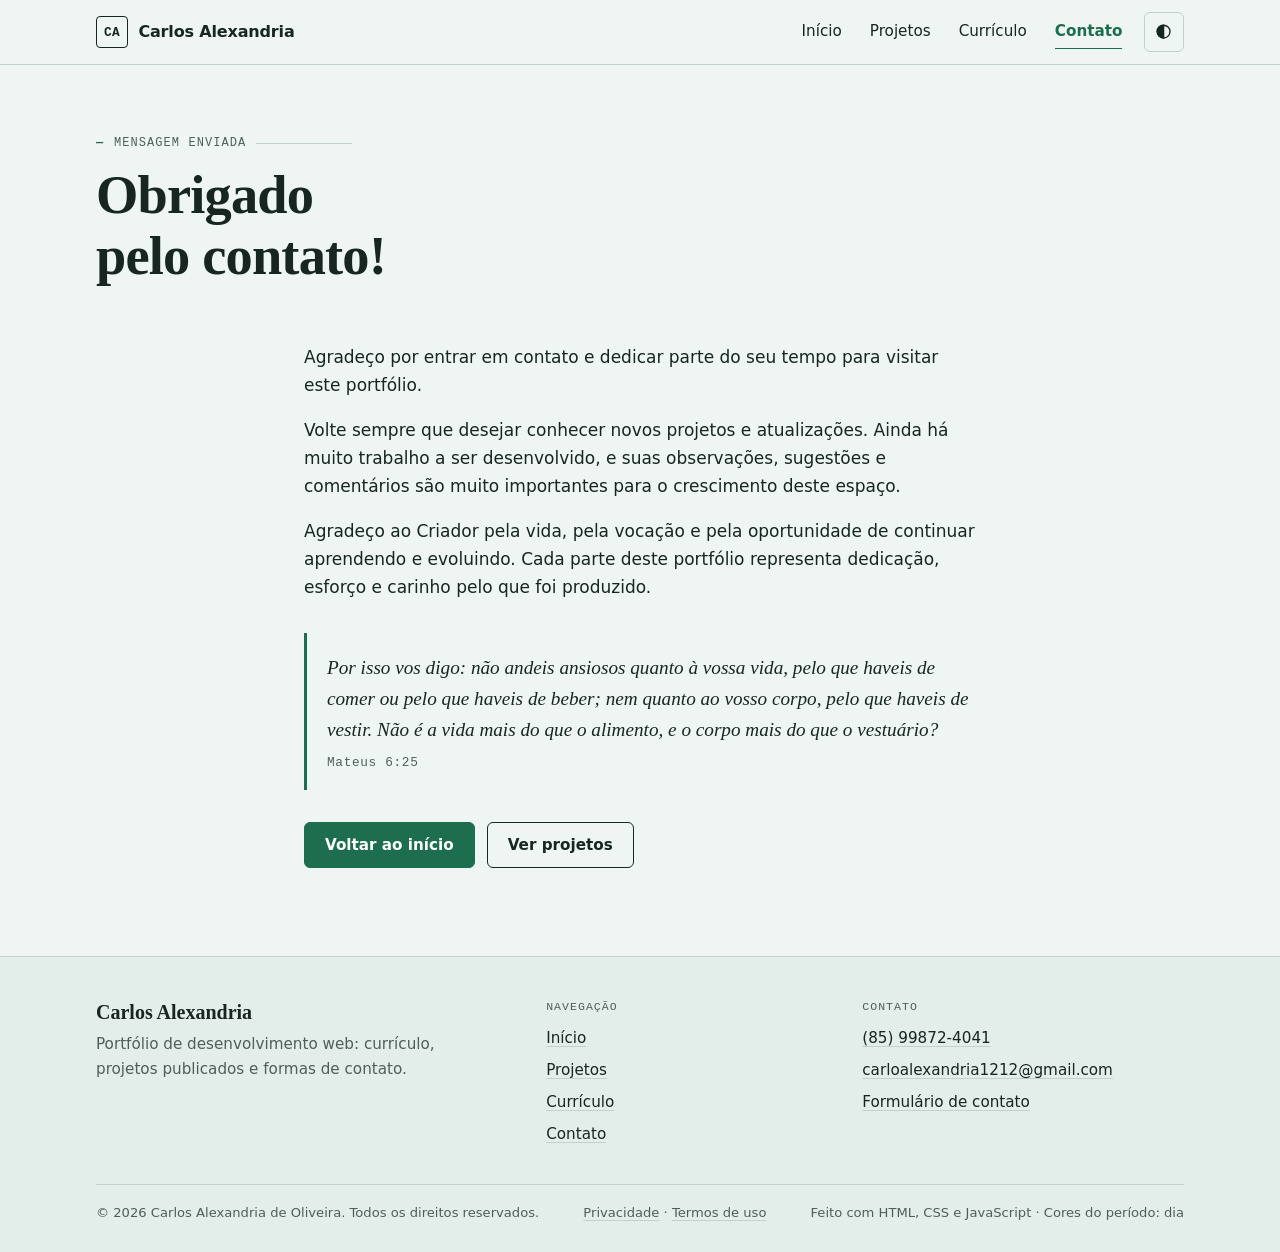
<file: enviado.html>
<!DOCTYPE html>
<html lang="pt-BR">
<head>
<meta charset="utf-8">
<meta name="viewport" content="width=device-width, initial-scale=1">
<title>Obrigado pelo contato · Carlos Alexandria</title>
<meta name="description" content="Mensagem enviada. Obrigado por entrar em contato.">
<meta name="theme-color" content="#f1f3f0">
<meta property="og:type" content="website">
<meta property="og:locale" content="pt_BR">
<meta property="og:title" content="Obrigado pelo contato · Carlos Alexandria">
<meta property="og:description" content="Mensagem enviada. Obrigado por entrar em contato.">
<link rel="icon" href="favicon.svg" type="image/svg+xml">
<link rel="stylesheet" href="tokens.css">
<link rel="stylesheet" href="estilo.css">
<link rel="stylesheet" href="impressao.css" media="print">
<script>
(function(){var d=document.documentElement;d.classList.add('js');try{var h=new Date().getHours();d.dataset.fase=h>=5&&h<11?'manha':h>=11&&h<16?'dia':h>=16&&h<19?'tarde':'noite';var t=localStorage.getItem('tema');if(t!=='claro'&&t!=='escuro')t='auto';d.dataset.tema=t;d.dataset.scheme=(t==='escuro'||(t==='auto'&&matchMedia('(prefers-color-scheme: dark)').matches))?'dark':'light';}catch(e){d.dataset.fase='dia';d.dataset.scheme='light';d.dataset.tema='auto';}})();
</script>
</head>
<body data-pagina="contato">
<a class="skip-link" href="#conteudo">Pular para o conteúdo</a>
<div class="progresso" aria-hidden="true"></div>
<header class="topo">
  <div class="topo__in">
    <a class="marca" href="index.html" aria-label="Carlos Alexandria, página inicial">
      <span class="marca__sigla" aria-hidden="true">CA</span>
      <span class="marca__nome">Carlos Alexandria</span>
    </a>
    <button class="btn-icone menu-btn" id="menu-btn" type="button" aria-expanded="false" aria-controls="menu" aria-label="Abrir menu"><span class="menu-btn__barras" aria-hidden="true"></span></button>
    <nav class="nav" id="menu" aria-label="Principal">
      <ul><li><a href="index.html" data-pagina="inicio">Início</a></li><li><a href="projetos.html" data-pagina="projetos">Projetos</a></li><li><a href="curriculo.html" data-pagina="curriculo">Currículo</a></li><li><a href="contato.html" data-pagina="contato">Contato</a></li></ul>
    </nav>
    <button class="btn-icone tema-btn" id="tema-btn" type="button" aria-label="Tema: automático. Clique para alternar." title="Tema: automático. Clique para alternar."><svg class="i i-auto" viewBox="0 0 24 24" fill="none" stroke="currentColor" stroke-width="1.7" stroke-linecap="round" stroke-linejoin="round" aria-hidden="true"><circle cx="12" cy="12" r="8"/><path d="M12 4a8 8 0 0 0 0 16z" fill="currentColor"/></svg><svg class="i i-claro" viewBox="0 0 24 24" fill="none" stroke="currentColor" stroke-width="1.7" stroke-linecap="round" stroke-linejoin="round" aria-hidden="true"><circle cx="12" cy="12" r="4"/><path d="M12 3v2M12 19v2M3 12h2M19 12h2M5.6 5.6 7 7M17 17l1.4 1.4M5.6 18.4 7 17M17 7l1.4-1.4"/></svg><svg class="i i-escuro" viewBox="0 0 24 24" fill="none" stroke="currentColor" stroke-width="1.7" stroke-linecap="round" stroke-linejoin="round" aria-hidden="true"><path d="M20 14.5A8 8 0 1 1 9.5 4a6.5 6.5 0 0 0 10.5 10.5z"/></svg></button>
  </div>
</header>
<main id="conteudo">
<section class="cabecalho-pagina">
  <div class="container">
    <p class="rotulo"><b>—</b> Mensagem enviada</p>
    <h1>Obrigado pelo contato!</h1>
  </div>
</section>
<section class="secao" style="padding-top:0">
  <div class="container texto">
    <p>Agradeço por entrar em contato e dedicar parte do seu tempo para visitar este portfólio.</p>
    <p>Volte sempre que desejar conhecer novos projetos e atualizações. Ainda há muito trabalho a ser desenvolvido, e suas observações, sugestões e comentários são muito importantes para o crescimento deste espaço.</p>
    <p>Agradeço ao Criador pela vida, pela vocação e pela oportunidade de continuar aprendendo e evoluindo. Cada parte deste portfólio representa dedicação, esforço e carinho pelo que foi produzido.</p>
    <blockquote class="citacao">
      Por isso vos digo: não andeis ansiosos quanto à vossa vida, pelo que haveis de comer ou pelo que haveis de beber; nem quanto ao vosso corpo, pelo que haveis de vestir. Não é a vida mais do que o alimento, e o corpo mais do que o vestuário?
      <cite>Mateus 6:25</cite>
    </blockquote>
    <div class="acoes">
      <a class="btn" href="index.html">Voltar ao início</a>
      <a class="btn btn--sec" href="projetos.html">Ver projetos</a>
    </div>
  </div>
</section>
</main>
<footer class="rodape">
  <div class="container">
    <div class="rodape__grade">
      <div>
        <p class="rodape__nome">Carlos Alexandria</p>
        <p>Portfólio de desenvolvimento web: currículo, projetos publicados e formas de contato.</p>
      </div>
      <nav aria-label="Rodapé">
        <h2>Navegação</h2>
        <ul>
          <li><a href="index.html">Início</a></li>
          <li><a href="projetos.html">Projetos</a></li>
          <li><a href="curriculo.html">Currículo</a></li>
          <li><a href="contato.html">Contato</a></li>
        </ul>
      </nav>
      <div>
        <h2>Contato</h2>
        <ul>
          <li><a href="https://wa.me/5585998724041?text=Ol%C3%A1%2C%20Carlos%21%20Vi%20o%20seu%20portf%C3%B3lio%20e%20gostaria%20de%20conversar." data-href="whatsapp" data-bind="telefone">(85) 99872-4041</a></li>
          <li><a href="mailto:carloalexandria1212@gmail.com" data-href="email" data-bind="email">carloalexandria1212@gmail.com</a></li>
          <li><a href="contato.html">Formulário de contato</a></li>
        </ul>
      </div>
    </div>
    <div class="rodape__fim">
      <p>© <span data-ano>2026</span> Carlos Alexandria de Oliveira. Todos os direitos reservados.</p>
      <p><a href="privacidade.html">Privacidade</a> · <a href="termos.html">Termos de uso</a></p>
      <p>Feito com HTML, CSS e JavaScript · Cores do período: <span data-fase-rotulo>dia</span></p>
    </div>
  </div>
</footer>
<script src="dados.js" defer></script>
<script src="render.js" defer></script>
<script src="app.js" defer></script>
</body>
</html>
</file>
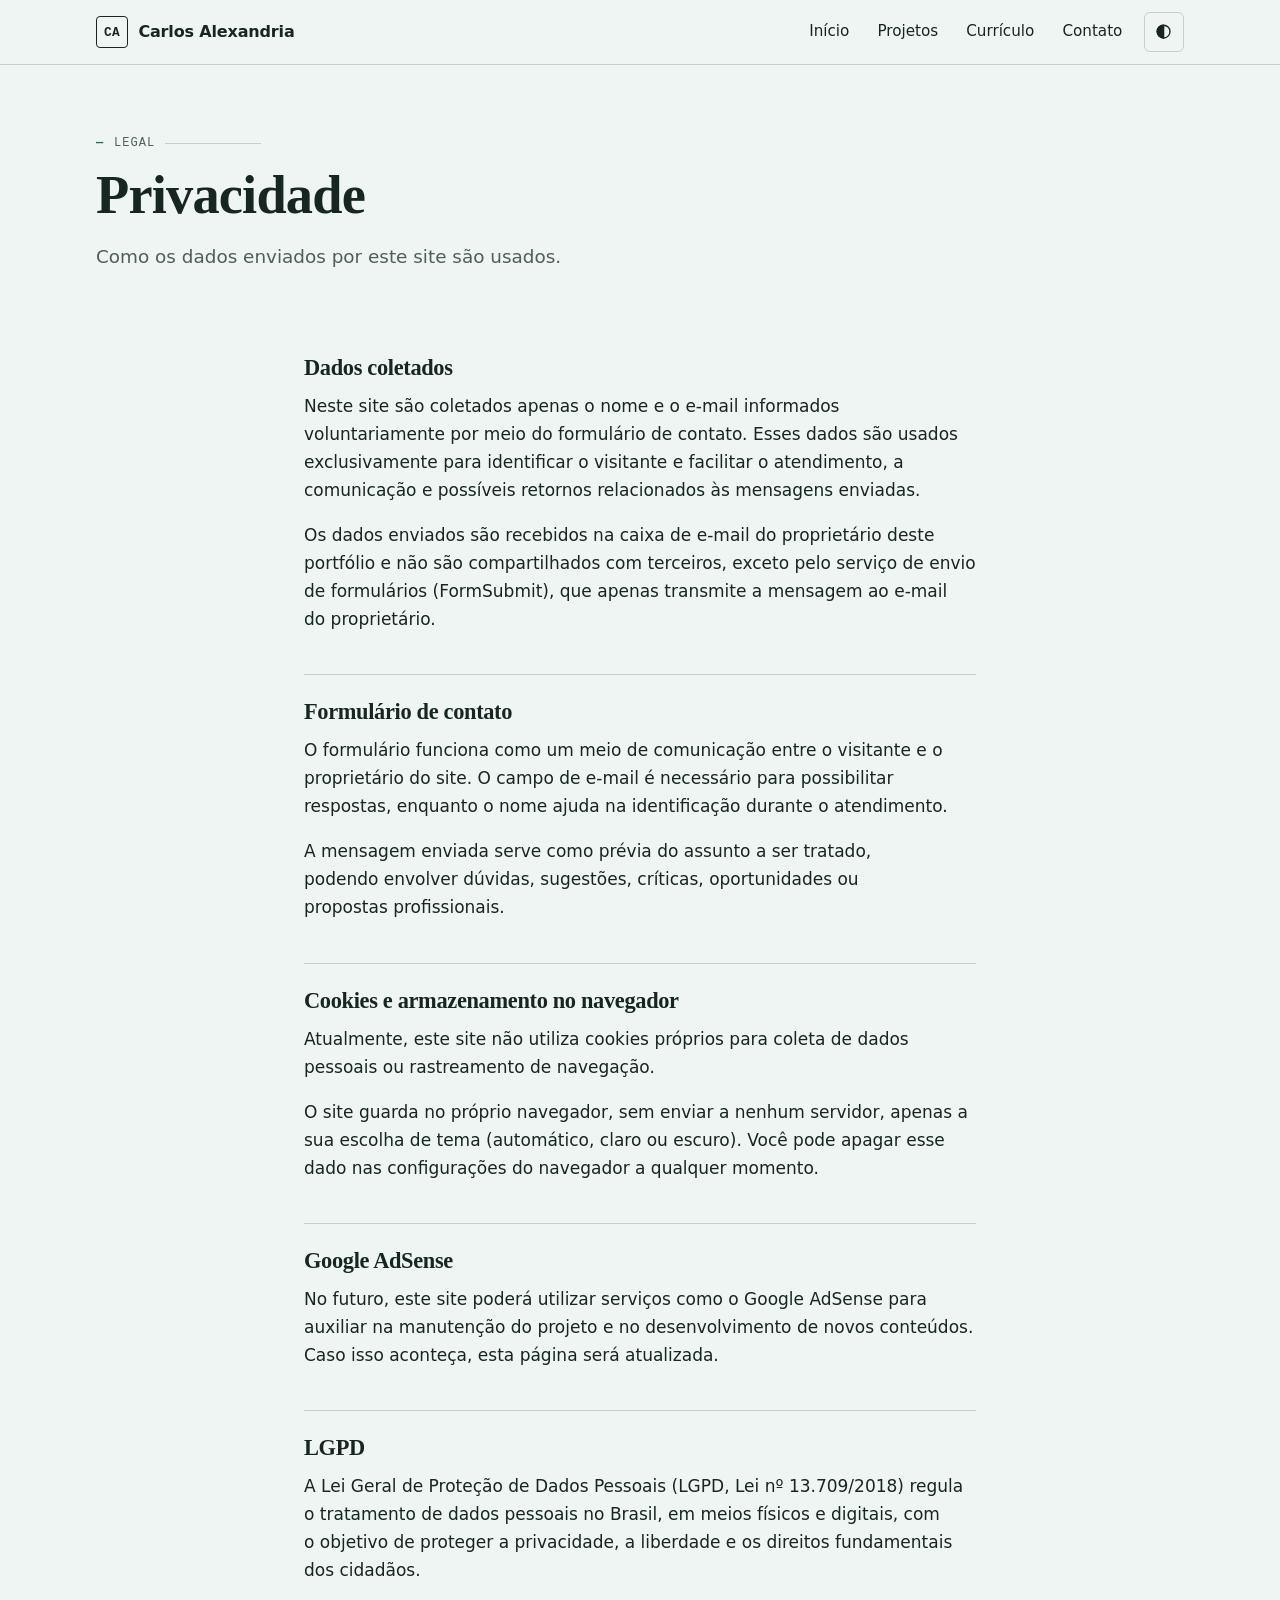
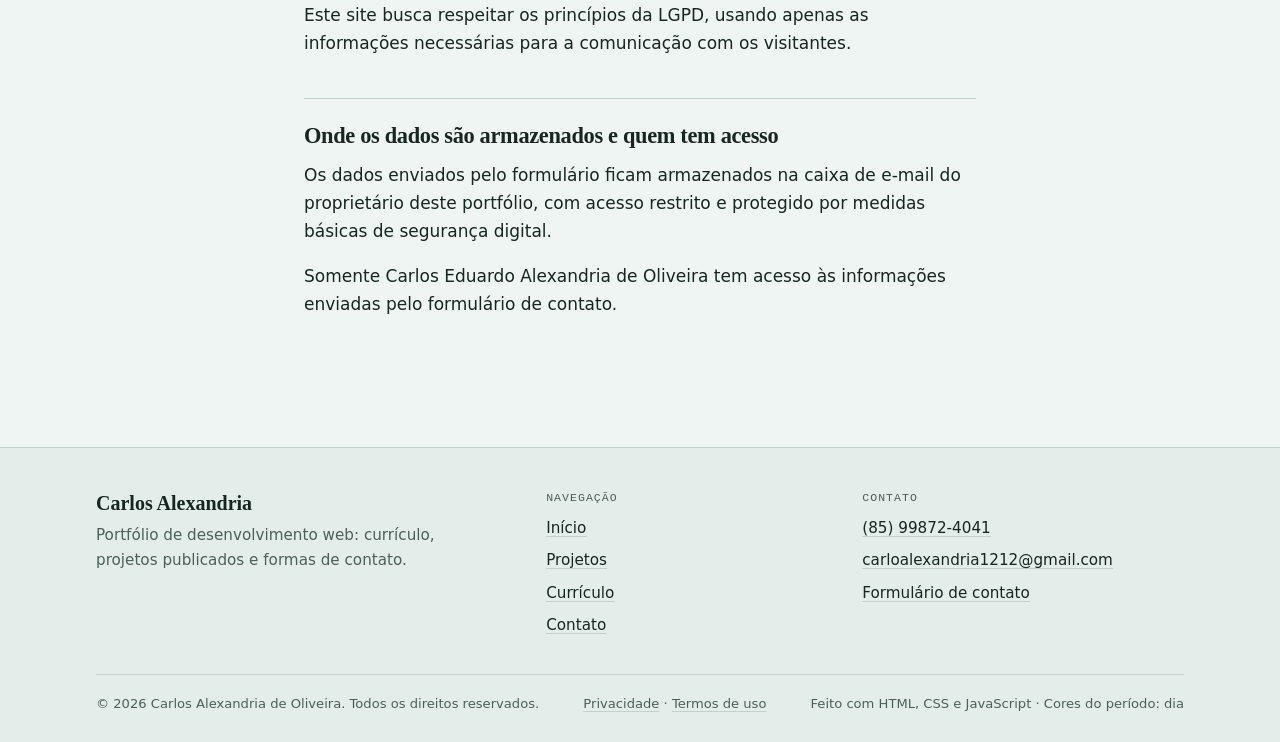
<file: privacidade.html>
<!DOCTYPE html>
<html lang="pt-BR">
<head>
<meta charset="utf-8">
<meta name="viewport" content="width=device-width, initial-scale=1">
<title>Privacidade · Carlos Alexandria</title>
<meta name="description" content="Política de privacidade do portfólio de Carlos Alexandria: dados coletados, formulário, cookies e LGPD.">
<meta name="theme-color" content="#f1f3f0">
<meta property="og:type" content="website">
<meta property="og:locale" content="pt_BR">
<meta property="og:title" content="Privacidade · Carlos Alexandria">
<meta property="og:description" content="Política de privacidade do portfólio de Carlos Alexandria: dados coletados, formulário, cookies e LGPD.">
<link rel="icon" href="favicon.svg" type="image/svg+xml">
<link rel="stylesheet" href="tokens.css">
<link rel="stylesheet" href="estilo.css">
<link rel="stylesheet" href="impressao.css" media="print">
<script>
(function(){var d=document.documentElement;d.classList.add('js');try{var h=new Date().getHours();d.dataset.fase=h>=5&&h<11?'manha':h>=11&&h<16?'dia':h>=16&&h<19?'tarde':'noite';var t=localStorage.getItem('tema');if(t!=='claro'&&t!=='escuro')t='auto';d.dataset.tema=t;d.dataset.scheme=(t==='escuro'||(t==='auto'&&matchMedia('(prefers-color-scheme: dark)').matches))?'dark':'light';}catch(e){d.dataset.fase='dia';d.dataset.scheme='light';d.dataset.tema='auto';}})();
</script>
</head>
<body data-pagina="">
<a class="skip-link" href="#conteudo">Pular para o conteúdo</a>
<div class="progresso" aria-hidden="true"></div>
<header class="topo">
  <div class="topo__in">
    <a class="marca" href="index.html" aria-label="Carlos Alexandria, página inicial">
      <span class="marca__sigla" aria-hidden="true">CA</span>
      <span class="marca__nome">Carlos Alexandria</span>
    </a>
    <button class="btn-icone menu-btn" id="menu-btn" type="button" aria-expanded="false" aria-controls="menu" aria-label="Abrir menu"><span class="menu-btn__barras" aria-hidden="true"></span></button>
    <nav class="nav" id="menu" aria-label="Principal">
      <ul><li><a href="index.html" data-pagina="inicio">Início</a></li><li><a href="projetos.html" data-pagina="projetos">Projetos</a></li><li><a href="curriculo.html" data-pagina="curriculo">Currículo</a></li><li><a href="contato.html" data-pagina="contato">Contato</a></li></ul>
    </nav>
    <button class="btn-icone tema-btn" id="tema-btn" type="button" aria-label="Tema: automático. Clique para alternar." title="Tema: automático. Clique para alternar."><svg class="i i-auto" viewBox="0 0 24 24" fill="none" stroke="currentColor" stroke-width="1.7" stroke-linecap="round" stroke-linejoin="round" aria-hidden="true"><circle cx="12" cy="12" r="8"/><path d="M12 4a8 8 0 0 0 0 16z" fill="currentColor"/></svg><svg class="i i-claro" viewBox="0 0 24 24" fill="none" stroke="currentColor" stroke-width="1.7" stroke-linecap="round" stroke-linejoin="round" aria-hidden="true"><circle cx="12" cy="12" r="4"/><path d="M12 3v2M12 19v2M3 12h2M19 12h2M5.6 5.6 7 7M17 17l1.4 1.4M5.6 18.4 7 17M17 7l1.4-1.4"/></svg><svg class="i i-escuro" viewBox="0 0 24 24" fill="none" stroke="currentColor" stroke-width="1.7" stroke-linecap="round" stroke-linejoin="round" aria-hidden="true"><path d="M20 14.5A8 8 0 1 1 9.5 4a6.5 6.5 0 0 0 10.5 10.5z"/></svg></button>
  </div>
</header>
<main id="conteudo">
<section class="cabecalho-pagina">
  <div class="container">
    <p class="rotulo"><b>—</b> Legal</p>
    <h1>Privacidade</h1>
    <p>Como os dados enviados por este site são usados.</p>
  </div>
</section>
<section class="secao" style="padding-top:0">
  <div class="container texto">
    <section>
      <h2>Dados coletados</h2>
      <p>Neste site são coletados apenas o nome e o e-mail informados voluntariamente por meio do formulário de contato. Esses dados são usados exclusivamente para identificar o visitante e facilitar o atendimento, a comunicação e possíveis retornos relacionados às mensagens enviadas.</p>
      <p>Os dados enviados são recebidos na caixa de e-mail do proprietário deste portfólio e não são compartilhados com terceiros, exceto pelo serviço de envio de formulários (FormSubmit), que apenas transmite a mensagem ao e-mail do proprietário.</p>
    </section>
    <section>
      <h2>Formulário de contato</h2>
      <p>O formulário funciona como um meio de comunicação entre o visitante e o proprietário do site. O campo de e-mail é necessário para possibilitar respostas, enquanto o nome ajuda na identificação durante o atendimento.</p>
      <p>A mensagem enviada serve como prévia do assunto a ser tratado, podendo envolver dúvidas, sugestões, críticas, oportunidades ou propostas profissionais.</p>
    </section>
    <section>
      <h2>Cookies e armazenamento no navegador</h2>
      <p>Atualmente, este site não utiliza cookies próprios para coleta de dados pessoais ou rastreamento de navegação.</p>
      <p>O site guarda no próprio navegador, sem enviar a nenhum servidor, apenas a sua escolha de tema (automático, claro ou escuro). Você pode apagar esse dado nas configurações do navegador a qualquer momento.</p>
    </section>
    <section>
      <h2>Google AdSense</h2>
      <p>No futuro, este site poderá utilizar serviços como o Google AdSense para auxiliar na manutenção do projeto e no desenvolvimento de novos conteúdos. Caso isso aconteça, esta página será atualizada.</p>
    </section>
    <section>
      <h2>LGPD</h2>
      <p>A Lei Geral de Proteção de Dados Pessoais (LGPD, Lei nº 13.709/2018) regula o tratamento de dados pessoais no Brasil, em meios físicos e digitais, com o objetivo de proteger a privacidade, a liberdade e os direitos fundamentais dos cidadãos.</p>
      <p>Este site busca respeitar os princípios da LGPD, usando apenas as informações necessárias para a comunicação com os visitantes.</p>
    </section>
    <section>
      <h2>Onde os dados são armazenados e quem tem acesso</h2>
      <p>Os dados enviados pelo formulário ficam armazenados na caixa de e-mail do proprietário deste portfólio, com acesso restrito e protegido por medidas básicas de segurança digital.</p>
      <p>Somente Carlos Eduardo Alexandria de Oliveira tem acesso às informações enviadas pelo formulário de contato.</p>
    </section>
  </div>
</section>
</main>
<footer class="rodape">
  <div class="container">
    <div class="rodape__grade">
      <div>
        <p class="rodape__nome">Carlos Alexandria</p>
        <p>Portfólio de desenvolvimento web: currículo, projetos publicados e formas de contato.</p>
      </div>
      <nav aria-label="Rodapé">
        <h2>Navegação</h2>
        <ul>
          <li><a href="index.html">Início</a></li>
          <li><a href="projetos.html">Projetos</a></li>
          <li><a href="curriculo.html">Currículo</a></li>
          <li><a href="contato.html">Contato</a></li>
        </ul>
      </nav>
      <div>
        <h2>Contato</h2>
        <ul>
          <li><a href="https://wa.me/5585998724041?text=Ol%C3%A1%2C%20Carlos%21%20Vi%20o%20seu%20portf%C3%B3lio%20e%20gostaria%20de%20conversar." data-href="whatsapp" data-bind="telefone">(85) 99872-4041</a></li>
          <li><a href="mailto:carloalexandria1212@gmail.com" data-href="email" data-bind="email">carloalexandria1212@gmail.com</a></li>
          <li><a href="contato.html">Formulário de contato</a></li>
        </ul>
      </div>
    </div>
    <div class="rodape__fim">
      <p>© <span data-ano>2026</span> Carlos Alexandria de Oliveira. Todos os direitos reservados.</p>
      <p><a href="privacidade.html">Privacidade</a> · <a href="termos.html">Termos de uso</a></p>
      <p>Feito com HTML, CSS e JavaScript · Cores do período: <span data-fase-rotulo>dia</span></p>
    </div>
  </div>
</footer>
<script src="dados.js" defer></script>
<script src="render.js" defer></script>
<script src="app.js" defer></script>
</body>
</html>
</file>
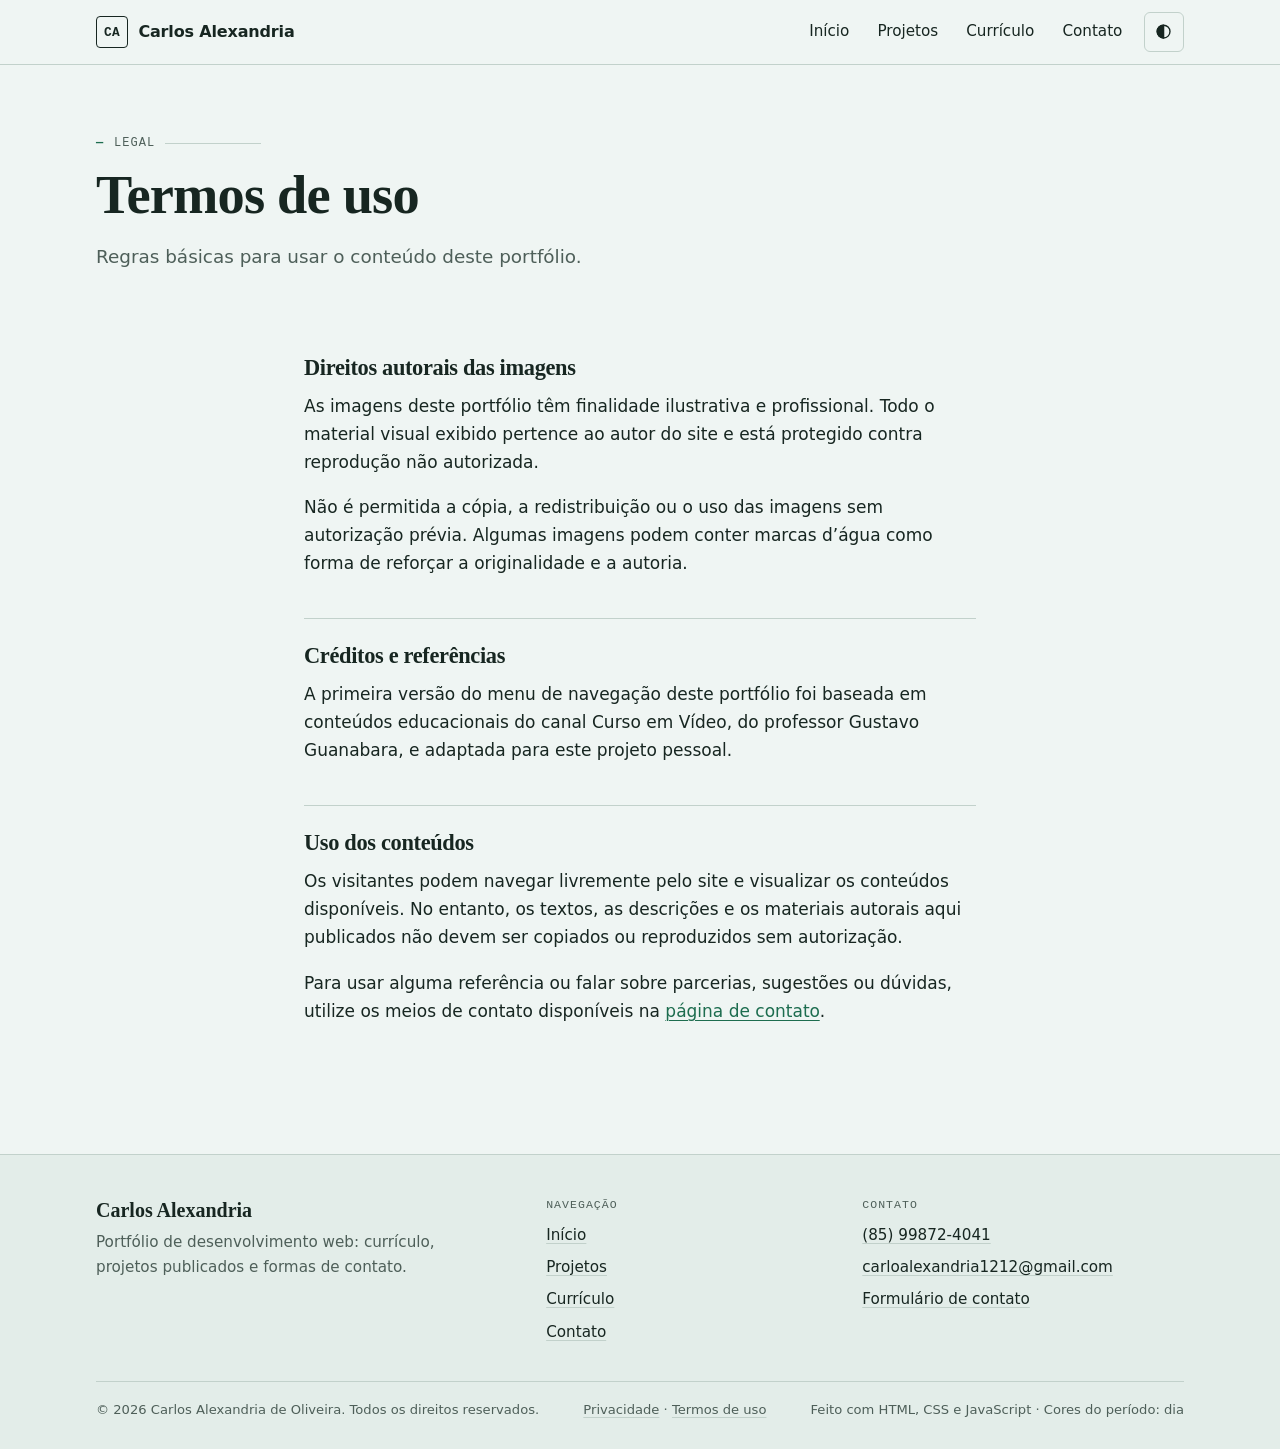
<file: termos.html>
<!DOCTYPE html>
<html lang="pt-BR">
<head>
<meta charset="utf-8">
<meta name="viewport" content="width=device-width, initial-scale=1">
<title>Termos de uso · Carlos Alexandria</title>
<meta name="description" content="Termos de uso do portfólio de Carlos Alexandria: direitos autorais das imagens, créditos e uso dos conteúdos.">
<meta name="theme-color" content="#f1f3f0">
<meta property="og:type" content="website">
<meta property="og:locale" content="pt_BR">
<meta property="og:title" content="Termos de uso · Carlos Alexandria">
<meta property="og:description" content="Termos de uso do portfólio de Carlos Alexandria: direitos autorais das imagens, créditos e uso dos conteúdos.">
<link rel="icon" href="favicon.svg" type="image/svg+xml">
<link rel="stylesheet" href="tokens.css">
<link rel="stylesheet" href="estilo.css">
<link rel="stylesheet" href="impressao.css" media="print">
<script>
(function(){var d=document.documentElement;d.classList.add('js');try{var h=new Date().getHours();d.dataset.fase=h>=5&&h<11?'manha':h>=11&&h<16?'dia':h>=16&&h<19?'tarde':'noite';var t=localStorage.getItem('tema');if(t!=='claro'&&t!=='escuro')t='auto';d.dataset.tema=t;d.dataset.scheme=(t==='escuro'||(t==='auto'&&matchMedia('(prefers-color-scheme: dark)').matches))?'dark':'light';}catch(e){d.dataset.fase='dia';d.dataset.scheme='light';d.dataset.tema='auto';}})();
</script>
</head>
<body data-pagina="">
<a class="skip-link" href="#conteudo">Pular para o conteúdo</a>
<div class="progresso" aria-hidden="true"></div>
<header class="topo">
  <div class="topo__in">
    <a class="marca" href="index.html" aria-label="Carlos Alexandria, página inicial">
      <span class="marca__sigla" aria-hidden="true">CA</span>
      <span class="marca__nome">Carlos Alexandria</span>
    </a>
    <button class="btn-icone menu-btn" id="menu-btn" type="button" aria-expanded="false" aria-controls="menu" aria-label="Abrir menu"><span class="menu-btn__barras" aria-hidden="true"></span></button>
    <nav class="nav" id="menu" aria-label="Principal">
      <ul><li><a href="index.html" data-pagina="inicio">Início</a></li><li><a href="projetos.html" data-pagina="projetos">Projetos</a></li><li><a href="curriculo.html" data-pagina="curriculo">Currículo</a></li><li><a href="contato.html" data-pagina="contato">Contato</a></li></ul>
    </nav>
    <button class="btn-icone tema-btn" id="tema-btn" type="button" aria-label="Tema: automático. Clique para alternar." title="Tema: automático. Clique para alternar."><svg class="i i-auto" viewBox="0 0 24 24" fill="none" stroke="currentColor" stroke-width="1.7" stroke-linecap="round" stroke-linejoin="round" aria-hidden="true"><circle cx="12" cy="12" r="8"/><path d="M12 4a8 8 0 0 0 0 16z" fill="currentColor"/></svg><svg class="i i-claro" viewBox="0 0 24 24" fill="none" stroke="currentColor" stroke-width="1.7" stroke-linecap="round" stroke-linejoin="round" aria-hidden="true"><circle cx="12" cy="12" r="4"/><path d="M12 3v2M12 19v2M3 12h2M19 12h2M5.6 5.6 7 7M17 17l1.4 1.4M5.6 18.4 7 17M17 7l1.4-1.4"/></svg><svg class="i i-escuro" viewBox="0 0 24 24" fill="none" stroke="currentColor" stroke-width="1.7" stroke-linecap="round" stroke-linejoin="round" aria-hidden="true"><path d="M20 14.5A8 8 0 1 1 9.5 4a6.5 6.5 0 0 0 10.5 10.5z"/></svg></button>
  </div>
</header>
<main id="conteudo">
<section class="cabecalho-pagina">
  <div class="container">
    <p class="rotulo"><b>—</b> Legal</p>
    <h1>Termos de uso</h1>
    <p>Regras básicas para usar o conteúdo deste portfólio.</p>
  </div>
</section>
<section class="secao" style="padding-top:0">
  <div class="container texto">
    <section>
      <h2>Direitos autorais das imagens</h2>
      <p>As imagens deste portfólio têm finalidade ilustrativa e profissional. Todo o material visual exibido pertence ao autor do site e está protegido contra reprodução não autorizada.</p>
      <p>Não é permitida a cópia, a redistribuição ou o uso das imagens sem autorização prévia. Algumas imagens podem conter marcas d’água como forma de reforçar a originalidade e a autoria.</p>
    </section>
    <section>
      <h2>Créditos e referências</h2>
      <p>A primeira versão do menu de navegação deste portfólio foi baseada em conteúdos educacionais do canal Curso em Vídeo, do professor Gustavo Guanabara, e adaptada para este projeto pessoal.</p>
    </section>
    <section>
      <h2>Uso dos conteúdos</h2>
      <p>Os visitantes podem navegar livremente pelo site e visualizar os conteúdos disponíveis. No entanto, os textos, as descrições e os materiais autorais aqui publicados não devem ser copiados ou reproduzidos sem autorização.</p>
      <p>Para usar alguma referência ou falar sobre parcerias, sugestões ou dúvidas, utilize os meios de contato disponíveis na <a href="contato.html">página de contato</a>.</p>
    </section>
  </div>
</section>
</main>
<footer class="rodape">
  <div class="container">
    <div class="rodape__grade">
      <div>
        <p class="rodape__nome">Carlos Alexandria</p>
        <p>Portfólio de desenvolvimento web: currículo, projetos publicados e formas de contato.</p>
      </div>
      <nav aria-label="Rodapé">
        <h2>Navegação</h2>
        <ul>
          <li><a href="index.html">Início</a></li>
          <li><a href="projetos.html">Projetos</a></li>
          <li><a href="curriculo.html">Currículo</a></li>
          <li><a href="contato.html">Contato</a></li>
        </ul>
      </nav>
      <div>
        <h2>Contato</h2>
        <ul>
          <li><a href="https://wa.me/5585998724041?text=Ol%C3%A1%2C%20Carlos%21%20Vi%20o%20seu%20portf%C3%B3lio%20e%20gostaria%20de%20conversar." data-href="whatsapp" data-bind="telefone">(85) 99872-4041</a></li>
          <li><a href="mailto:carloalexandria1212@gmail.com" data-href="email" data-bind="email">carloalexandria1212@gmail.com</a></li>
          <li><a href="contato.html">Formulário de contato</a></li>
        </ul>
      </div>
    </div>
    <div class="rodape__fim">
      <p>© <span data-ano>2026</span> Carlos Alexandria de Oliveira. Todos os direitos reservados.</p>
      <p><a href="privacidade.html">Privacidade</a> · <a href="termos.html">Termos de uso</a></p>
      <p>Feito com HTML, CSS e JavaScript · Cores do período: <span data-fase-rotulo>dia</span></p>
    </div>
  </div>
</footer>
<script src="dados.js" defer></script>
<script src="render.js" defer></script>
<script src="app.js" defer></script>
</body>
</html>
</file>
<file: tokens.css>
/* ==========================================================================
   TOKENS DE DESIGN
   --------------------------------------------------------------------------
   Toda a paleta nasce de UM número: --hue (matiz, 0–360).
   O script (app.js) troca esse matiz conforme o horário do visitante:

     manhã  05h–10h59  → 28   terracota / pêssego
     dia    11h–15h59  → 158  verde-mar
     tarde  16h–18h59  → 44   ocre / areia
     noite  19h–04h59  → 205  azul-petróleo

   Para mudar a identidade do site, edite os valores de --hue abaixo
   (ou os valores de saturação/luminosidade nos blocos claro/escuro).
   ========================================================================== */

/* Permite animar o matiz (transição suave de cor) nos navegadores modernos. */
@property --hue  { syntax: "<number>"; inherits: true; initial-value: 158; }
@property --tom  { syntax: "<number>"; inherits: true; initial-value: 158; }

:root {
  --hue: 158;

  /* Tipografia — fontes do próprio sistema: nada para baixar, nada quebra offline.
     Para usar uma fonte web, veja o README (seção "Trocar fontes"). */
  --fonte-titulo: "Iowan Old Style", "Palatino Linotype", Palatino, "Book Antiqua", Georgia, serif;
  --fonte-corpo: system-ui, -apple-system, "Segoe UI", Roboto, "Helvetica Neue", Arial, sans-serif;
  --fonte-mono: ui-monospace, "SF Mono", "Cascadia Code", "Roboto Mono", Menlo, Consolas, monospace;

  /* Medidas */
  --largura: 72rem;
  --gutter: clamp(1rem, 4vw, 2rem);
  --raio: 6px;
  --raio-g: 12px;

  /* Movimento */
  --ease: cubic-bezier(.2, .7, .2, 1);

  /* ---- Cores: esquema CLARO (padrão) ---- */
  color-scheme: light;
  --bg:          hsl(var(--hue) 24% 95%);   /* papel */
  --bg-alt:      hsl(var(--hue) 22% 91%);
  --surface:     hsl(var(--hue) 30% 98%);
  --ink:         hsl(var(--hue) 24% 12%);
  --muted:       hsl(var(--hue) 10% 34%);
  --line:        hsl(var(--hue) 14% 79%);
  --accent:      hsl(var(--hue) 58% 27%);
  --accent-strong: hsl(var(--hue) 62% 19%);
  --accent-soft: hsl(var(--hue) 42% 87%);
  --on-accent:   #ffffff;
  --erro:        hsl(6 62% 38%);
}

/* ---- Esquema ESCURO ---- */
:root[data-scheme="dark"] {
  color-scheme: dark;
  --bg:          hsl(var(--hue) 16% 9%);
  --bg-alt:      hsl(var(--hue) 14% 12%);
  --surface:     hsl(var(--hue) 14% 14%);
  --ink:         hsl(var(--hue) 20% 92%);
  --muted:       hsl(var(--hue) 10% 70%);
  --line:        hsl(var(--hue) 12% 26%);
  --accent:      hsl(var(--hue) 55% 68%);
  --accent-strong: hsl(var(--hue) 62% 78%);
  --accent-soft: hsl(var(--hue) 30% 20%);
  --on-accent:   hsl(var(--hue) 40% 9%);
  --erro:        hsl(6 78% 70%);
}

/* ---- Matiz por período do dia ---- */
:root[data-fase="manha"]  { --hue: 28; }
:root[data-fase="dia"]    { --hue: 158; }
:root[data-fase="tarde"]  { --hue: 44; }
:root[data-fase="noite"]  { --hue: 205; }
</file>
<file: estilo.css>
/* ==========================================================================
   ESTILO PRINCIPAL — mobile first
   Ordem: base → estrutura → componentes → páginas → utilidades → movimento
   Os tokens (cores, fontes, medidas) ficam em tokens.css.
   ========================================================================== */

/* ---------- 1. Base ---------- */
*, *::before, *::after { box-sizing: border-box; }

html {
  -webkit-text-size-adjust: 100%;
  scroll-behavior: smooth;
  scroll-padding-top: 5rem;
}

body {
  margin: 0;
  min-height: 100vh;
  min-height: 100dvh;
  display: flex;
  flex-direction: column;
  background: var(--bg);
  color: var(--ink);
  font: 400 1.0625rem/1.65 var(--fonte-corpo);
  text-rendering: optimizeLegibility;
  transition: background-color .5s ease, color .5s ease;
}

main { flex: 1; }

img, svg { display: block; max-width: 100%; }
img { height: auto; } /* os atributos width/height evitam salto de layout; aqui a altura acompanha a largura */

h1, h2, h3 {
  margin: 0;
  font-family: var(--fonte-titulo);
  font-weight: 600;
  line-height: 1.12;
  letter-spacing: -.015em;
  text-wrap: balance;
}

p { margin: 0 0 1em; max-width: 66ch; text-wrap: pretty; }
ul, ol { padding-left: 1.25rem; }

a {
  color: var(--accent);
  text-decoration-thickness: 1px;
  text-underline-offset: .2em;
  transition: color .2s ease;
}
a:hover { color: var(--accent-strong); }

:focus-visible {
  outline: 2px solid var(--accent);
  outline-offset: 3px;
  border-radius: 2px;
}

a:not([href]) { color: inherit; text-decoration: none; cursor: text; }
a:not([href]):hover { color: inherit; }

::selection { background: var(--accent); color: var(--on-accent); }

.sr-only {
  position: absolute; width: 1px; height: 1px; padding: 0; margin: -1px;
  overflow: hidden; clip: rect(0, 0, 0, 0); white-space: nowrap; border: 0;
}

.skip-link {
  position: fixed; left: 1rem; top: -5rem; z-index: 200;
  padding: .6rem 1rem; background: var(--ink); color: var(--bg);
  border-radius: var(--raio); text-decoration: none;
  transition: top .2s ease;
}
.skip-link:focus { top: 1rem; }

/* Barra fina de progresso de leitura */
.progresso {
  position: fixed; inset: 0 0 auto 0; height: 3px; z-index: 120;
  background: var(--accent);
  transform: scaleX(0); transform-origin: left;
  pointer-events: none;
}

/* ---------- 2. Estrutura ---------- */
.container {
  width: 100%;
  max-width: var(--largura);
  margin-inline: auto;
  padding-inline: var(--gutter);
}

.secao { padding-block: clamp(3rem, 8vw, 5.5rem); }
.secao--alt { background: var(--bg-alt); border-block: 1px solid var(--line); }

/* Rótulo técnico das seções: "01 — Sobre" */
.rotulo {
  display: flex; align-items: center; gap: .6rem;
  margin: 0 0 1rem;
  font: 500 .75rem/1 var(--fonte-mono);
  letter-spacing: .09em;
  text-transform: uppercase;
  color: var(--muted);
}
.rotulo b { color: var(--accent); font-weight: 600; }
.rotulo::after { content: ""; flex: 1; max-width: 6rem; height: 1px; background: var(--line); }

.secao__titulo {
  font-size: clamp(1.65rem, 3.4vw + .6rem, 2.5rem);
  margin-bottom: 1rem;
  max-width: 24ch;
}
.secao__intro { color: var(--muted); font-size: 1.0625rem; max-width: 60ch; }

.cabecalho-pagina { padding-block: clamp(2.5rem, 7vw, 4.5rem) clamp(1.5rem, 4vw, 2.5rem); }
.cabecalho-pagina h1 { font-size: clamp(2.1rem, 5vw + .5rem, 3.4rem); max-width: 18ch; margin-bottom: 1rem; }
.cabecalho-pagina > .container > p:not([class]) { color: var(--muted); font-size: 1.15rem; }

/* ---------- 3. Cabeçalho e navegação ---------- */
.topo {
  position: sticky; top: 0; z-index: 100;
  background: var(--bg);
  border-bottom: 1px solid var(--line);
  transition: background-color .5s ease;
}
.topo__in {
  position: relative;
  display: flex; align-items: center; gap: .6rem;
  height: 4rem;
  max-width: var(--largura);
  margin-inline: auto;
  padding-inline: var(--gutter);
}

.marca {
  display: flex; align-items: center; gap: .65rem;
  margin-right: auto;
  color: var(--ink); text-decoration: none; font-weight: 600;
}
.marca:hover { color: var(--ink); }
.marca__sigla {
  display: grid; place-items: center;
  width: 2rem; height: 2rem;
  border: 1.5px solid currentColor; border-radius: 4px;
  font: 600 .8rem var(--fonte-mono); letter-spacing: .02em;
  transition: background-color .2s ease, color .2s ease, transform .3s var(--ease);
}
.marca:hover .marca__sigla { background: var(--ink); color: var(--bg); transform: rotate(-4deg); }
.marca__nome { font-size: 1rem; letter-spacing: -.01em; }

.nav { }
.nav ul { list-style: none; margin: 0; padding: 0; display: flex; flex-wrap: wrap; gap: .25rem; }
.nav a {
  position: relative; display: block;
  padding: .5rem .75rem;
  color: var(--ink); text-decoration: none; font-size: .95rem;
}
.nav a[aria-current="page"] { font-weight: 600; color: var(--accent); }

.btn-icone {
  display: grid; place-items: center;
  width: 2.5rem; height: 2.5rem;
  border: 1px solid var(--line); border-radius: var(--raio);
  background: none; color: var(--ink); cursor: pointer;
  transition: border-color .2s ease, background-color .2s ease, transform .2s ease;
}
.btn-icone:hover { border-color: var(--accent); background: var(--accent-soft); }
.btn-icone:active { transform: scale(.94); }
.btn-icone svg { width: 1.2rem; height: 1.2rem; }

/* Ícones do botão de tema: só o do modo atual aparece */
.tema-btn .i { display: none; }
:root[data-tema="auto"] .tema-btn .i-auto,
:root[data-tema="claro"] .tema-btn .i-claro,
:root[data-tema="escuro"] .tema-btn .i-escuro { display: block; }
:root:not([data-tema]) .tema-btn .i-auto { display: block; }

/* Botão do menu (3 barras que viram X) */
.menu-btn__barras {
  position: relative; display: block;
  width: 1.15rem; height: 1.5px; background: currentColor;
  transition: background-color .2s ease;
}
.menu-btn__barras::before, .menu-btn__barras::after {
  content: ""; position: absolute; left: 0;
  width: 100%; height: 100%; background: currentColor;
  transition: transform .25s var(--ease), top .25s var(--ease);
}
.menu-btn__barras::before { top: -.36rem; }
.menu-btn__barras::after  { top: .36rem; }
.menu-btn[aria-expanded="true"] .menu-btn__barras { background: transparent; }
.menu-btn[aria-expanded="true"] .menu-btn__barras::before { top: 0; transform: rotate(45deg); }
.menu-btn[aria-expanded="true"] .menu-btn__barras::after  { top: 0; transform: rotate(-45deg); }

/* Mobile: com JavaScript, o menu vira um painel sob o cabeçalho */
.js .nav {
  position: absolute; left: 0; right: 0; top: 100%;
  display: none;
  background: var(--bg);
  border-bottom: 1px solid var(--line);
}
.js .nav.aberto { display: block; animation: descer .25s var(--ease); }
.js .nav ul { flex-direction: column; gap: 0; padding: .25rem var(--gutter) 1rem; max-width: var(--largura); margin-inline: auto; }
.js .nav a { padding: .9rem 0; border-bottom: 1px solid var(--line); font-size: 1.125rem; }
@keyframes descer { from { opacity: 0; transform: translateY(-.5rem); } }

/* Sem JavaScript, o menu é uma linha rolável */
html:not(.js) .topo__in { height: auto; flex-wrap: wrap; padding-block: .75rem; }
html:not(.js) .menu-btn, html:not(.js) .tema-btn { display: none; }

@media (min-width: 56rem) {
  .menu-btn { display: none; }
  .js .nav, .js .nav.aberto {
    position: static; display: block; background: none; border: 0; animation: none;
  }
  .js .nav ul { flex-direction: row; padding: 0; margin: 0; gap: .25rem; }
  .js .nav a { padding: .5rem .75rem; border: 0; font-size: .95rem; }
  .nav a::after {
    content: ""; position: absolute; left: .75rem; right: .75rem; bottom: .2rem;
    height: 1px; background: currentColor;
    transform: scaleX(0); transform-origin: left;
    transition: transform .3s var(--ease);
  }
  .nav a:hover::after, .nav a[aria-current="page"]::after { transform: scaleX(1); }
}

/* ---------- 4. Botões ---------- */
.acoes { display: flex; flex-wrap: wrap; gap: .75rem; margin-top: 1.75rem; }

.btn {
  display: inline-flex; align-items: center; justify-content: center; gap: .55rem;
  min-height: 2.9rem; padding: .7rem 1.25rem;
  border: 1.5px solid var(--accent); border-radius: var(--raio);
  background: var(--accent); color: var(--on-accent);
  font: 600 .95rem/1.2 var(--fonte-corpo);
  text-decoration: none; cursor: pointer;
  transition: background-color .2s ease, color .2s ease, border-color .2s ease, transform .2s var(--ease);
}
.btn:hover { background: var(--accent-strong); border-color: var(--accent-strong); color: var(--on-accent); transform: translateY(-1px); }
.btn:active { transform: translateY(0) scale(.98); }
.btn svg { width: 1.05rem; height: 1.05rem; flex: none; transition: transform .25s var(--ease); }
.btn:hover svg.seta { transform: translate(2px, -2px); }

.btn--sec { background: transparent; color: var(--ink); border-color: var(--ink); }
.btn--sec:hover { background: var(--ink); color: var(--bg); border-color: var(--ink); }

.btn--peq { min-height: 2.5rem; padding: .5rem .95rem; font-size: .875rem; }

.btn[disabled], .btn[aria-disabled="true"] { opacity: .6; cursor: progress; transform: none; }

.link-seta {
  display: inline-flex; align-items: center; gap: .4rem;
  font-weight: 600; text-decoration: none;
}
.link-seta::after { content: "→"; transition: transform .25s var(--ease); }
.link-seta:hover::after { transform: translateX(4px); }

/* ---------- 5. Início: hero ---------- */
.hero { padding-block: clamp(2rem, 7vw, 5rem) clamp(2.5rem, 6vw, 4rem); }
.hero__grade { display: grid; gap: 2.5rem; align-items: center; }

.hero__status {
  display: inline-flex; align-items: center; gap: .6rem;
  margin: 0 0 1.25rem;
  font: 500 .8rem/1.4 var(--fonte-mono); color: var(--muted);
}
.hero__status::before {
  content: ""; flex: none; width: .55rem; height: .55rem; border-radius: 50%;
  background: var(--accent); animation: pulso 2.6s ease-in-out infinite;
}
@keyframes pulso { 50% { opacity: .3; transform: scale(.8); } }

.hero h1 {
  font-size: clamp(2.25rem, 6.4vw + .5rem, 4.1rem);
  line-height: 1.04; letter-spacing: -.025em;
  margin-bottom: 1.25rem;
}
.hero h1 em { font-style: italic; color: var(--accent); }
.hero__lead { font-size: 1.2rem; color: var(--muted); max-width: 52ch; }

.retrato { margin: 0; width: min(calc(100% - 1rem), 15rem); justify-self: start; }
.retrato__foto { position: relative; }
.retrato img {
  position: relative; z-index: 1;
  width: 100%; aspect-ratio: 1; object-fit: cover;
  border-radius: 4px;
  filter: saturate(.92);
}
.retrato__foto::before {
  content: ""; position: absolute; inset: .9rem -.9rem -.9rem .9rem;
  border: 1.5px solid var(--accent); border-radius: 4px;
  transition: transform .4s var(--ease);
}
.retrato:hover .retrato__foto::before { transform: translate(-.35rem, -.35rem); }
.retrato figcaption {
  margin-top: 1.5rem; font: 500 .72rem/1.5 var(--fonte-mono); color: var(--muted);
  letter-spacing: .04em;
}

@media (min-width: 52rem) {
  .hero__grade { grid-template-columns: minmax(0, 7fr) minmax(0, 4fr); gap: 4rem; }
  .retrato { width: 100%; justify-self: end; max-width: 21rem; }
}

/* Faixa de dados rápidos */
.dados {
  display: grid; grid-template-columns: 1fr; gap: 0 2rem;
  margin: clamp(2rem, 5vw, 3.5rem) 0 0; padding: 0;
  border-top: 1px solid var(--line);
}
.dados > div { padding: 1rem 0; border-bottom: 1px solid var(--line); }
.dados dt {
  font: 500 .72rem/1.4 var(--fonte-mono); letter-spacing: .09em;
  text-transform: uppercase; color: var(--muted);
}
.dados dd { margin: .3rem 0 0; font-weight: 500; }
@media (min-width: 40rem) { .dados { grid-template-columns: repeat(2, 1fr); } }
@media (min-width: 64rem) {
  .dados { grid-template-columns: repeat(4, 1fr); }
  .dados > div { border-bottom: 0; padding-right: 1rem; }
}

/* ---------- 6. Sobre + tecnologias ---------- */
.duas-colunas { display: grid; gap: 2.5rem; }
@media (min-width: 52rem) { .duas-colunas { grid-template-columns: 5fr 7fr; gap: 4rem; align-items: start; } }

.tec { list-style: none; margin: 0; padding: 0; border-top: 1px solid var(--line); }
.tec li {
  display: grid; grid-template-columns: 2.75rem 1fr; gap: 1rem; align-items: center;
  padding: .95rem 0; border-bottom: 1px solid var(--line);
  transition: padding .3s var(--ease), background-color .3s ease;
}
.tec li:hover { padding-inline: .75rem; background: var(--accent-soft); }
.tec__ico {
  display: grid; place-items: center; width: 2.75rem; height: 2.75rem;
  border: 1.5px solid var(--ink); border-radius: 4px; color: var(--ink);
  font: 600 .8rem var(--fonte-mono);
  transition: background-color .25s ease, color .25s ease, border-color .25s ease;
}
.tec li:hover .tec__ico { background: var(--accent); border-color: var(--accent); color: var(--on-accent); }
.tec__ico svg { width: 1.3rem; height: 1.3rem; }
.tec__nome { display: block; font-weight: 600; }
.tec__uso { display: block; color: var(--muted); font-size: .95rem; line-height: 1.45; }
.tec-grupo {
  margin: 2rem 0 .75rem;
  font: 500 .75rem/1 var(--fonte-mono); letter-spacing: .09em; text-transform: uppercase; color: var(--muted);
}
.tec-grupo:first-child { margin-top: 0; }

/* ---------- 7. Slides de projetos ---------- */
.destaques {
  --tom: 158;
  transition: --tom .8s ease;
  --s-accent: hsl(var(--tom) 58% 27%);
  --s-strong: hsl(var(--tom) 62% 19%);
  --s-soft:   hsl(var(--tom) 42% 84%);
  --s-tint:   hsl(var(--tom) 28% 92%);
  --s-on:     #fff;
  background: var(--s-tint);
  border-block: 1px solid var(--line);
}
:root[data-scheme="dark"] .destaques {
  --s-accent: hsl(var(--tom) 55% 68%);
  --s-strong: hsl(var(--tom) 62% 78%);
  --s-soft:   hsl(var(--tom) 28% 22%);
  --s-tint:   hsl(var(--tom) 18% 11%);
  --s-on:     hsl(var(--tom) 40% 9%);
}
.destaques .btn { background: var(--s-accent); border-color: var(--s-accent); color: var(--s-on); }
.destaques .btn:hover { background: var(--s-strong); border-color: var(--s-strong); color: var(--s-on); }
.destaques .btn--sec { background: transparent; color: var(--ink); border-color: var(--ink); }
.destaques .btn--sec:hover { background: var(--ink); color: var(--bg); border-color: var(--ink); }
.destaques .link-seta { color: var(--s-accent); }
.destaques .link-seta:hover { color: var(--s-strong); }

.slider { position: relative; }
.slider__pista {
  position: relative; /* contém elementos absolutos (ex.: .sr-only) dentro da pista */
  display: flex; overflow-x: auto;
  scroll-snap-type: x mandatory; overscroll-behavior-x: contain;
  scrollbar-width: none;
  padding-block: .25rem 1.25rem; margin-block: -.25rem -1.25rem; /* espaço p/ sombra da moldura */
}
.slider__pista::-webkit-scrollbar { display: none; }
.slider__pista:focus-visible { outline-offset: 6px; }

.slide {
  flex: 0 0 100%; scroll-snap-align: start; scroll-snap-stop: always;
  display: grid; gap: 1.75rem; align-items: center;
  padding-right: 1rem;
}
.slide__texto { order: 2; }
.slide__visual { order: 1; }

.slide__meta {
  margin: 0 0 .6rem;
  font: 500 .75rem/1.4 var(--fonte-mono); letter-spacing: .08em; text-transform: uppercase;
  color: var(--s-accent, var(--accent));
}
.slide__titulo { font-size: clamp(1.75rem, 4vw + .5rem, 2.75rem); margin-bottom: .85rem; }
.slide__resumo { color: var(--muted); font-size: 1.1rem; }
.slide__host { margin: 1rem 0 0; font: 500 .8rem var(--fonte-mono); color: var(--muted); word-break: break-all; }

@media (min-width: 52rem) {
  .slide { grid-template-columns: minmax(0, 1fr) 19rem; gap: 4.5rem; padding-right: 1.5rem; }
  .slide__texto { order: 1; }
  .slide__visual { order: 2; }
}

.slider__controles {
  display: flex; align-items: center; gap: .75rem;
  margin-top: 2.25rem;
}
.slider__contador { margin-left: auto; white-space: nowrap; font: 500 .85rem var(--fonte-mono); color: var(--muted); letter-spacing: .05em; }
.slider__pontos { display: flex; gap: .1rem; }
.slider__ponto {
  position: relative; width: 1.75rem; height: 2.75rem; padding: 0;
  border: 0; background: none; cursor: pointer;
}
.slider__ponto::before {
  content: ""; position: absolute; left: .2rem; right: .2rem; top: 50%;
  height: 3px; margin-top: -1.5px; border-radius: 2px;
  background: var(--line);
  transition: background-color .3s ease, transform .3s var(--ease);
}
.slider__ponto:hover::before { background: var(--muted); }
.slider__ponto[aria-current="true"]::before { background: var(--s-accent); transform: scaleY(1.6); }
.slider__btn { border-color: var(--ink); }
.slider__btn[disabled] { opacity: .35; cursor: default; }
.slider__btn[disabled]:hover { background: none; border-color: var(--ink); }

@media (min-width: 40rem) { .slider__ponto { width: 2.1rem; } }

/* Moldura de celular (a imagem NÃO é link) */
.moldura {
  --tela-h: 19rem;
  position: relative;
  width: min(100%, 17rem); margin-inline: auto;
  padding: .5rem;
  border: 1.5px solid var(--ink); border-radius: 1.6rem;
  background: var(--surface);
  box-shadow: .55rem .55rem 0 var(--s-soft, var(--accent-soft));
  cursor: default;
}
.moldura__barra {
  display: block; height: 1.6rem; margin-bottom: .45rem; padding-inline: .9rem;
  border-radius: 999px; background: var(--bg-alt);
  font: 500 .68rem/1.6rem var(--fonte-mono); color: var(--muted);
  text-align: center; white-space: nowrap; overflow: hidden; text-overflow: ellipsis;
}
.moldura__tela { position: relative; height: var(--tela-h); overflow: hidden; border-radius: 1.1rem; background: #fff; }
.moldura__tela img {
  width: 100%; height: auto;
  pointer-events: none; user-select: none; -webkit-user-drag: none;
  transition: transform .9s var(--ease);
}
@media (hover: hover) {
  /* Ao passar o mouse, a página "rola" devagar dentro da moldura */
  .moldura:hover .moldura__tela img {
    transform: translateY(min(0px, calc(-100% + var(--tela-h))));
    transition-duration: 8s; transition-timing-function: linear;
  }
}
.moldura__nota {
  margin: 1rem 0 0; text-align: center;
  font: 500 .7rem/1.4 var(--fonte-mono); letter-spacing: .05em; color: var(--muted);
}
@media (min-width: 52rem) { .moldura { --tela-h: 23rem; } }

/* ---------- 8. Projetos: filtros e fichas ---------- */
.filtros { display: flex; flex-wrap: wrap; gap: .5rem; margin: 1.75rem 0 0; }
.chip {
  padding: .5rem 1rem; border: 1px solid var(--line); border-radius: 999px;
  background: none; color: var(--ink); cursor: pointer;
  font: 500 .875rem var(--fonte-corpo);
  transition: background-color .2s ease, border-color .2s ease, color .2s ease, transform .2s var(--ease);
}
.chip:hover { border-color: var(--accent); transform: translateY(-1px); }
.chip[aria-pressed="true"] { background: var(--ink); color: var(--bg); border-color: var(--ink); }
.filtros__contagem { margin: 1rem 0 0; font: 500 .8rem var(--fonte-mono); color: var(--muted); }

.lista-proj { display: grid; gap: 1.5rem; margin-top: 1.5rem; }
.card-proj {
  --tom: 158;
  --s-soft: hsl(var(--tom) 42% 84%);
  display: grid; gap: 1.75rem;
  padding: 1.25rem;
  border: 1px solid var(--line); border-radius: var(--raio-g);
  background: var(--surface);
  scroll-margin-top: 5.5rem;
  transition: border-color .25s ease, transform .3s var(--ease);
}
:root[data-scheme="dark"] .card-proj { --s-soft: hsl(var(--tom) 28% 22%); }
.card-proj:hover { border-color: var(--muted); }
.card-proj:target { animation: alvo 1.8s ease; }
@keyframes alvo { 0% { box-shadow: 0 0 0 4px var(--accent); } 100% { box-shadow: 0 0 0 4px transparent; } }
.card-proj[hidden] { display: none; }
.card-proj .moldura { --tela-h: 17rem; }
.card-proj__meta { margin: 0 0 .5rem; font: 500 .75rem/1.4 var(--fonte-mono); letter-spacing: .08em; text-transform: uppercase; color: var(--accent); }
.card-proj h2, .card-proj h3 { font-size: clamp(1.45rem, 2.4vw + .6rem, 2rem); margin-bottom: .75rem; }
@media (min-width: 52rem) {
  .card-proj { grid-template-columns: 17rem minmax(0, 1fr); gap: 3rem; padding: 2rem; align-items: start; }
}

.ficha { margin: 1.25rem 0; padding: 0; }
.ficha > div {
  display: grid; grid-template-columns: 1fr; gap: .15rem;
  padding: .7rem 0; border-top: 1px solid var(--line); font-size: .95rem;
}
.ficha > div:last-child { border-bottom: 1px solid var(--line); }
.ficha dt { font: 500 .72rem/1.6 var(--fonte-mono); letter-spacing: .08em; text-transform: uppercase; color: var(--muted); }
.ficha dd { margin: 0; }
@media (min-width: 40rem) { .ficha > div { grid-template-columns: 8.5rem 1fr; gap: 1rem; } }

.card-proj .acoes { margin-top: 1.25rem; }

/* ---------- 9. Currículo ---------- */
.cv { display: grid; gap: 2rem; }
.cv__lateral { display: grid; gap: 1.5rem; align-content: start; }
.cv__nome { font-size: clamp(1.5rem, 1.2vw + 1.1rem, 2rem); line-height: 1.15; }
.cv__foto { width: 8rem; aspect-ratio: 1; object-fit: cover; border-radius: 4px; border: 1px solid var(--line); }
.cv__contatos { list-style: none; margin: 0; padding: 0; display: grid; gap: .55rem; font-size: .95rem; }
.cv__contatos span { display: block; font: 500 .7rem/1.4 var(--fonte-mono); letter-spacing: .08em; text-transform: uppercase; color: var(--muted); }
.cv__contatos a { word-break: break-word; }

.cv__bloco { padding-block: 1.5rem; border-top: 1px solid var(--line); }
.cv__bloco:first-child { border-top: 0; padding-top: 0; }
.cv__bloco h2 { font-size: 1.4rem; margin-bottom: .9rem; }
.cv__bloco ul { margin: 0; padding: 0; list-style: none; display: grid; gap: .8rem; }
.cv__bloco li { padding-left: 1.1rem; position: relative; }
.cv__bloco li::before { content: ""; position: absolute; left: 0; top: .72em; width: .45rem; height: 1.5px; background: var(--accent); }
.cv__bloco li small { display: block; color: var(--muted); font-size: .9rem; }
.cv__bloco p:last-child { margin-bottom: 0; }

@media (min-width: 56rem) {
  .cv { grid-template-columns: 17rem minmax(0, 1fr); gap: 4.5rem; }
  .cv__lateral { position: sticky; top: 6rem; align-self: start; }
}

/* ---------- 10. Contato e formulário ---------- */
.canais { list-style: none; margin: 0; padding: 0; display: grid; gap: .75rem; }
.canal {
  display: grid; grid-template-columns: 1fr auto; gap: .25rem 1rem; align-items: center;
  padding: 1rem 1.1rem; border: 1px solid var(--line); border-radius: var(--raio-g);
  background: var(--surface); color: var(--ink); text-decoration: none;
  transition: border-color .2s ease, transform .3s var(--ease), background-color .2s ease;
}
a.canal[href]:hover { border-color: var(--accent); transform: translateX(4px); color: var(--ink); background: var(--accent-soft); }
.canal__rotulo { font: 500 .72rem/1.4 var(--fonte-mono); letter-spacing: .08em; text-transform: uppercase; color: var(--muted); }
.canal__valor { grid-column: 1; font-weight: 600; font-size: clamp(.9rem, 3.7vw, 1.05rem); overflow-wrap: anywhere; }
.canal__seta { grid-row: 1 / span 2; grid-column: 2; transition: transform .25s var(--ease); color: var(--accent); }
a.canal[href]:hover .canal__seta { transform: translate(2px, -2px); }

.contato-grade { display: grid; gap: 3rem; }
@media (min-width: 56rem) { .contato-grade { grid-template-columns: 5fr 6fr; gap: 5rem; align-items: start; } }

.form { display: block; }
.campo { display: grid; gap: .4rem; margin-bottom: 1.25rem; }
.campo label { font-weight: 600; font-size: .95rem; }
.campo input, .campo textarea {
  width: 100%; padding: .8rem .9rem;
  font: inherit; color: var(--ink);
  background: var(--surface);
  border: 1px solid var(--muted); border-radius: var(--raio);
  transition: border-color .2s ease, box-shadow .2s ease;
}
.campo textarea { min-height: 9rem; resize: vertical; line-height: 1.5; }
.campo input::placeholder, .campo textarea::placeholder { color: var(--muted); opacity: .8; }
.campo input:focus, .campo textarea:focus {
  outline: none; border-color: var(--accent); box-shadow: 0 0 0 3px var(--accent-soft);
}
.campo [aria-invalid="true"] { border-color: var(--erro); }
.campo__linha { display: flex; justify-content: space-between; gap: 1rem; align-items: start; }
.campo__erro { min-height: 1.3em; margin: 0; color: var(--erro); font-size: .875rem; }
.campo__contador { font: 500 .75rem var(--fonte-mono); color: var(--muted); white-space: nowrap; }
.form__nota { margin-top: 1rem; font-size: .875rem; color: var(--muted); }
.honey { position: absolute; left: -9999px; width: 1px; height: 1px; overflow: hidden; }

.passos { counter-reset: passo; list-style: none; margin: 1.5rem 0 0; padding: 0; display: grid; gap: .9rem; }
.passos li { counter-increment: passo; display: grid; grid-template-columns: 2rem 1fr; gap: .75rem; color: var(--muted); }
.passos li::before {
  content: counter(passo, decimal-leading-zero);
  font: 600 .8rem/1.9 var(--fonte-mono); color: var(--accent);
}

/* Contato sem link (ex.: LinkedIn ainda sem endereço) */
.canal.sem-link .canal__seta { display: none; }
.canal.sem-link { cursor: default; }

/* ---------- 11. Páginas de texto (privacidade, termos, obrigado, 404) ---------- */
.texto { max-width: 46rem; }
.texto section { padding-block: 1.5rem; border-top: 1px solid var(--line); }
.texto section:first-of-type { border-top: 0; }
.texto h2 { font-size: 1.4rem; margin-bottom: .75rem; }
.texto .meta { font: 500 .78rem var(--fonte-mono); color: var(--muted); letter-spacing: .04em; }

.citacao {
  margin: 2rem 0; padding: 1.25rem 0 1.25rem 1.25rem;
  border-left: 3px solid var(--accent);
  font: italic 400 1.2rem/1.6 var(--fonte-titulo);
}
.citacao cite { display: block; margin-top: .6rem; font: 500 .8rem var(--fonte-mono); font-style: normal; color: var(--muted); letter-spacing: .05em; }

.erro404 { text-align: left; padding-block: clamp(4rem, 14vw, 9rem); }
.erro404__num { font: 600 clamp(4rem, 18vw, 9rem)/1 var(--fonte-titulo); color: var(--accent); letter-spacing: -.04em; margin: 0 0 1rem; }

/* ---------- 12. Rodapé ---------- */
.rodape { margin-top: auto; padding-block: 2.75rem 1.75rem; background: var(--bg-alt); border-top: 1px solid var(--line); font-size: .95rem; }
.rodape__grade { display: grid; gap: 2rem; }
@media (min-width: 48rem) { .rodape__grade { grid-template-columns: 1.5fr 1fr 1.2fr; gap: 3rem; } }
.rodape h2 {
  margin: 0 0 .8rem; font: 500 .72rem/1 var(--fonte-mono); letter-spacing: .09em;
  text-transform: uppercase; color: var(--muted);
}
.rodape p { color: var(--muted); }
.rodape ul { list-style: none; margin: 0; padding: 0; display: grid; gap: .45rem; }
.rodape a { color: var(--ink); text-decoration-color: var(--line); }
.rodape a:hover { color: var(--accent); text-decoration-color: currentColor; }
.rodape .rodape__nome { font: 600 1.25rem var(--fonte-titulo); margin-bottom: .5rem; color: var(--ink); }
.rodape__fim {
  display: flex; flex-wrap: wrap; gap: .5rem 1.5rem; justify-content: space-between;
  margin-top: 2.25rem; padding-top: 1.1rem; border-top: 1px solid var(--line);
  font-size: .82rem; color: var(--muted);
}
.rodape__fim p { margin: 0; max-width: none; }
.rodape__fim a { color: var(--muted); }

/* ---------- 13. Aviso (toast) ---------- */
.toast {
  position: fixed; left: 50%; bottom: 1.25rem; z-index: 150;
  max-width: calc(100vw - 2rem);
  padding: .7rem 1.1rem; border-radius: var(--raio);
  background: var(--ink); color: var(--bg); font-size: .9rem;
  opacity: 0; transform: translate(-50%, 1rem); pointer-events: none;
  transition: opacity .25s ease, transform .3s var(--ease);
}
.toast.visivel { opacity: 1; transform: translate(-50%, 0); }

/* ---------- 14. Revelar ao rolar ---------- */
.js [data-revelar] {
  opacity: 0; transform: translateY(14px);
  transition: opacity .7s var(--ease), transform .7s var(--ease);
  transition-delay: var(--atraso, 0ms);
  /* rede de segurança: se o script falhar, o conteúdo aparece sozinho */
  animation: garantir .01s 2.5s forwards;
}
.js [data-revelar].visivel { opacity: 1; transform: none; }
@keyframes garantir { to { opacity: 1; transform: none; } }

/* ---------- 15. Movimento reduzido ---------- */
@media (prefers-reduced-motion: reduce) {
  html { scroll-behavior: auto; }
  *, *::before, *::after {
    animation-duration: .01ms !important;
    animation-iteration-count: 1 !important;
    transition-duration: .01ms !important;
    transition-delay: 0ms !important;
  }
  .js [data-revelar] { opacity: 1; transform: none; }
}
</file>
<file: impressao.css>
/* ==========================================================================
   IMPRESSÃO — "Imprimir / salvar em PDF" na página Currículo
   ========================================================================== */
@media print {
  @page { margin: 16mm; }

  :root {
    --bg: #fff; --bg-alt: #fff; --surface: #fff;
    --ink: #111; --muted: #444; --line: #bbb;
    --accent: #111; --accent-soft: #eee;
  }

  body { display: block; background: #fff; color: #111; font-size: 11pt; line-height: 1.5; }

  .topo, .rodape, .progresso, .toast, .skip-link, .nao-imprimir, .acoes { display: none !important; }

  .container { max-width: none; padding-inline: 0; }
  .secao, .cabecalho-pagina { padding-block: 0; }

  .cv { display: block; }
  .cv__lateral { position: static; margin-bottom: 1rem; }
  .cv__bloco { break-inside: avoid; padding-block: .75rem; }
  .cv__nome { font-size: 20pt; }

  a { color: #111; text-decoration: none; }
  .cv a[href^="http"]::after { content: " (" attr(href) ")"; font-size: .8em; color: #444; word-break: break-all; }
  .cv a[href*="wa.me"]::after { content: ""; } /* o link do WhatsApp é longo demais para o papel */

  .js [data-revelar] { opacity: 1 !important; transform: none !important; animation: none !important; }
}
</file>
